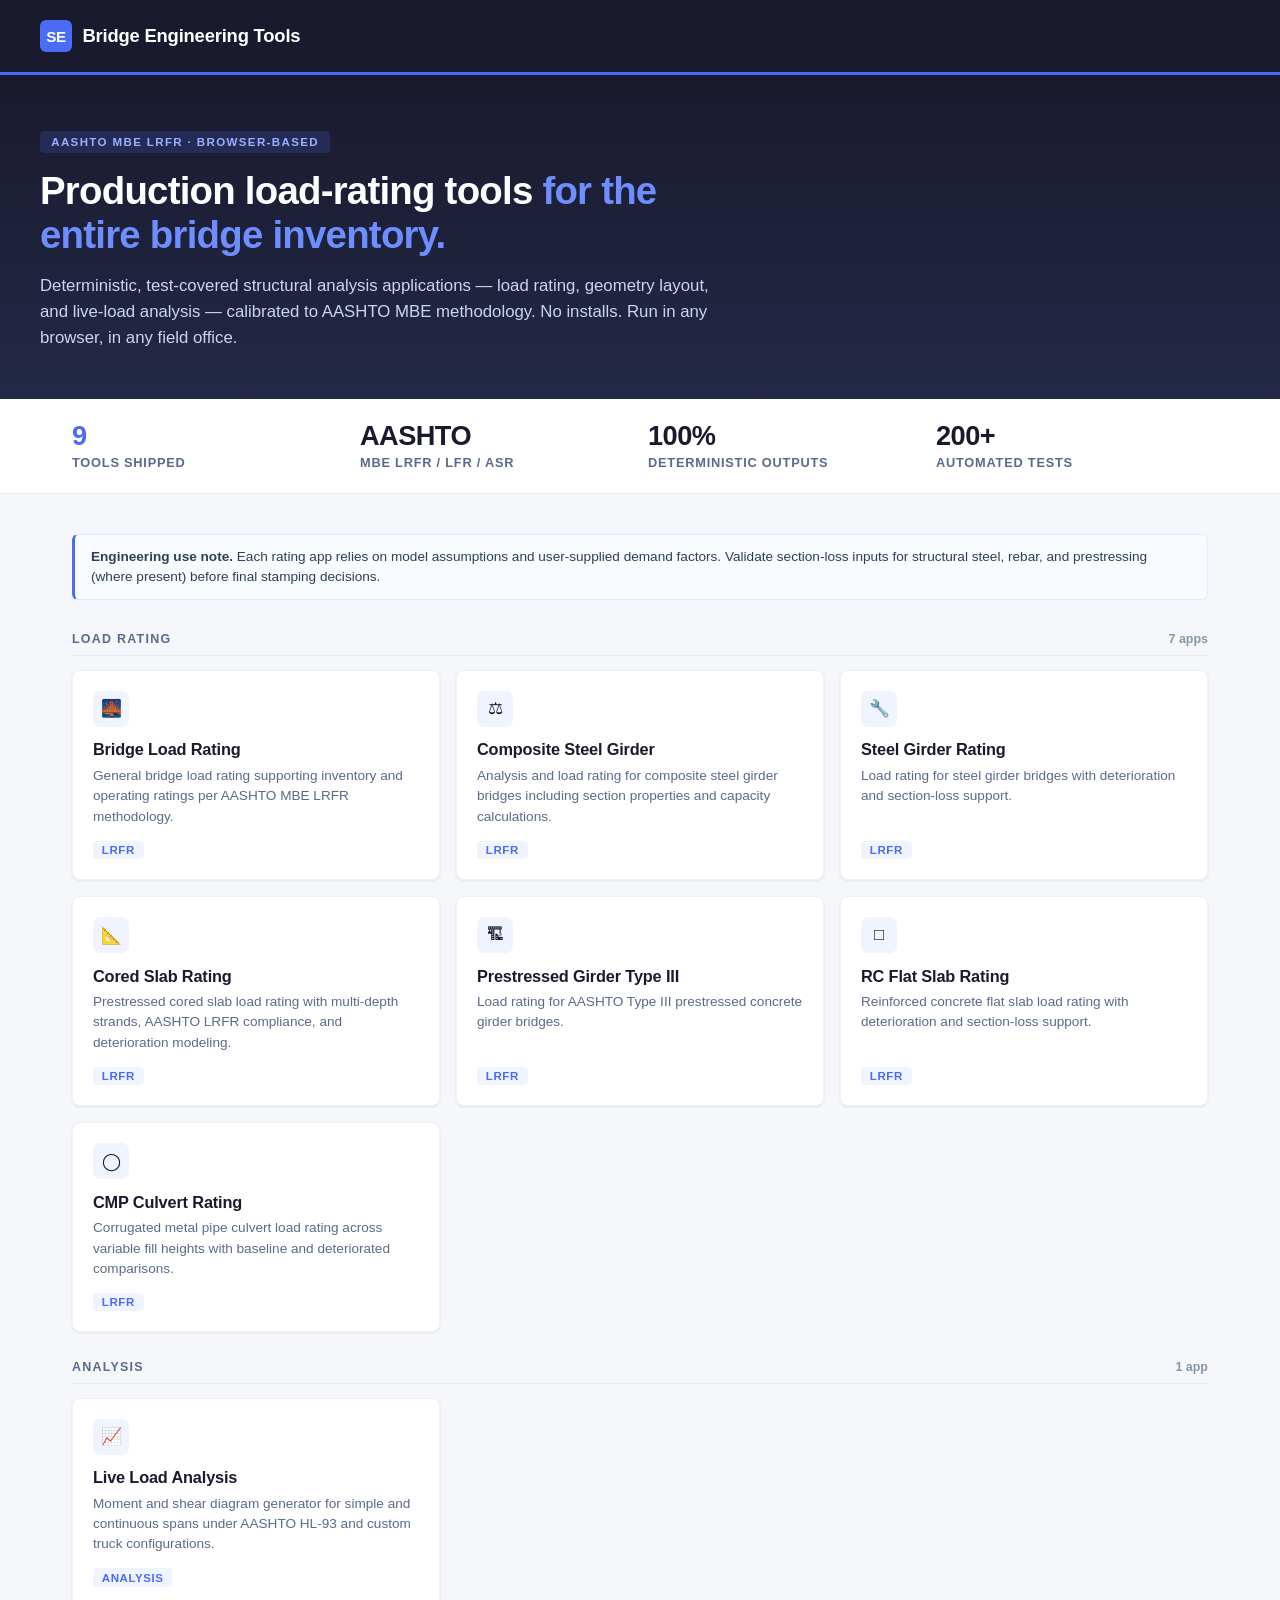
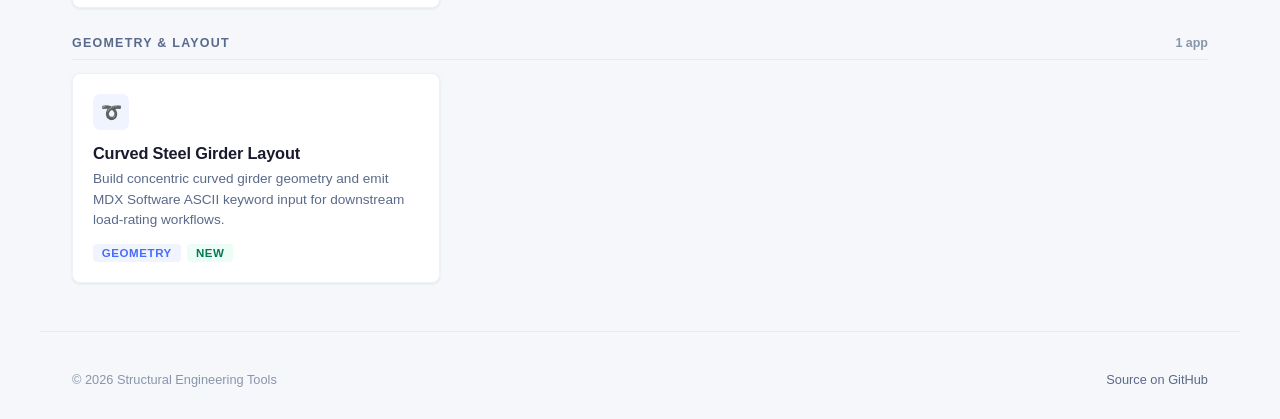
<file: index.html>
<!DOCTYPE html>
<html lang="en">
<head>
  <meta charset="UTF-8">
  <meta name="viewport" content="width=device-width, initial-scale=1.0">
  <title>Bridge Engineering Tools</title>
  <link rel="stylesheet" href="shared/ui/rating-ui-kit.css">
  <style>
    body { background: #f5f7fa; }

    header {
      background: #1a1a2e;
      padding: 1.25rem 2rem;
      border-bottom: 3px solid #4a6cf7;
    }
    header .brand-row {
      max-width: 1200px;
      margin: 0 auto;
      display: flex;
      align-items: center;
      gap: 0.65rem;
    }
    header .logo-mark {
      width: 32px;
      height: 32px;
      background: #4a6cf7;
      border-radius: 6px;
      display: grid;
      place-items: center;
      color: #fff;
      font-weight: 800;
      font-size: 0.95rem;
      letter-spacing: -0.02em;
    }
    header h1 {
      font-size: 1.15rem;
      font-weight: 700;
      letter-spacing: -0.01em;
    }

    .hero {
      background: linear-gradient(180deg, #1a1a2e 0%, #232846 100%);
      color: #fff;
      padding: 3.5rem 2rem 3rem;
    }
    .hero-inner {
      max-width: 1200px;
      margin: 0 auto;
    }
    .hero-eyebrow {
      display: inline-block;
      font-size: 0.72rem;
      text-transform: uppercase;
      letter-spacing: 0.12em;
      color: #9bb1ff;
      background: rgba(74, 108, 247, 0.18);
      padding: 0.3rem 0.7rem;
      border-radius: 4px;
      font-weight: 600;
      margin-bottom: 1rem;
    }
    .hero h2 {
      font-size: 2.4rem;
      font-weight: 800;
      line-height: 1.15;
      max-width: 720px;
      letter-spacing: -0.02em;
      margin-bottom: 1rem;
    }
    .hero h2 .accent { color: #6e8eff; }
    .hero p {
      font-size: 1.05rem;
      max-width: 680px;
      color: #cbd5f1;
      line-height: 1.55;
    }

    .stats-band {
      background: #fff;
      border-bottom: 1px solid #e8ecf1;
    }
    .stats-band-inner {
      max-width: 1200px;
      margin: 0 auto;
      display: grid;
      grid-template-columns: repeat(4, 1fr);
      padding: 1.4rem 2rem;
      gap: 1rem;
    }
    .stat .num {
      font-size: 1.7rem;
      font-weight: 800;
      color: #1a1a2e;
      letter-spacing: -0.02em;
      line-height: 1.1;
    }
    .stat .num .accent { color: #4a6cf7; }
    .stat .lbl {
      font-size: 0.8rem;
      color: #5a6a8a;
      text-transform: uppercase;
      letter-spacing: 0.06em;
      margin-top: 0.25rem;
      font-weight: 600;
    }

    main {
      display: block;
      grid-template-columns: none;
      max-width: 1200px;
      padding: 2.5rem 2rem 1rem;
    }

    .notice {
      background: #f8fbff;
      border: 1px solid #e1ebfa;
      border-left: 3px solid #4a6cf7;
      border-radius: 6px;
      padding: 0.75rem 1rem;
      margin-bottom: 2rem;
      font-size: 0.85rem;
      color: #2f3e55;
      line-height: 1.5;
    }

    .section-head {
      display: flex;
      align-items: baseline;
      justify-content: space-between;
      margin: 1.75rem 0 0.85rem;
      padding-bottom: 0.55rem;
      border-bottom: 1px solid #e8ecf1;
    }
    .section-head h3 {
      font-size: 0.78rem;
      text-transform: uppercase;
      letter-spacing: 0.1em;
      color: #5a6a8a;
      font-weight: 700;
    }
    .section-head .count {
      font-size: 0.78rem;
      color: #8896ab;
      font-weight: 600;
    }

    .tools-grid {
      display: grid;
      grid-template-columns: repeat(auto-fill, minmax(280px, 1fr));
      gap: 1rem;
    }
    .tool-card {
      position: relative;
      background: #fff;
      border-radius: 8px;
      padding: 1.25rem;
      box-shadow: 0 1px 3px rgba(0, 0, 0, 0.08);
      border: 1px solid #eef1f6;
      text-decoration: none;
      color: inherit;
      display: flex;
      flex-direction: column;
      transition: box-shadow 0.15s, transform 0.15s, border-color 0.15s;
    }
    .tool-card:hover {
      box-shadow: 0 8px 20px rgba(26, 26, 46, 0.10);
      transform: translateY(-2px);
      border-color: #c7d4f7;
    }
    .tool-card .icon {
      width: 36px;
      height: 36px;
      border-radius: 7px;
      background: #f0f4ff;
      display: grid;
      place-items: center;
      margin-bottom: 0.85rem;
      font-size: 1.05rem;
    }
    .tool-card h2 {
      font-size: 1.02rem;
      color: #1a1a2e;
      margin-bottom: 0.4rem;
      letter-spacing: -0.01em;
    }
    .tool-card p {
      font-size: 0.85rem;
      color: #5a6a8a;
      line-height: 1.5;
      flex: 1;
    }
    .tool-card .meta {
      display: flex;
      gap: 0.4rem;
      align-items: center;
      margin-top: 0.85rem;
      font-size: 0.72rem;
      text-transform: uppercase;
      letter-spacing: 0.05em;
      font-weight: 600;
    }
    .tool-card .tag {
      background: #f0f4ff;
      color: #4a6cf7;
      padding: 0.2rem 0.55rem;
      border-radius: 4px;
    }
    .tool-card .new-badge {
      background: #ecfdf5;
      color: #047857;
      padding: 0.2rem 0.55rem;
      border-radius: 4px;
    }

    footer {
      max-width: 1200px;
      margin: 0 auto;
      padding: 2.5rem 2rem 2rem;
      border-top: 1px solid #e8ecf1;
      margin-top: 2rem;
      display: flex;
      justify-content: space-between;
      align-items: center;
      font-size: 0.8rem;
      color: #8896ab;
    }
    footer .links a {
      color: #5a6a8a;
      text-decoration: none;
      margin-left: 1rem;
    }
    footer .links a:hover { color: #4a6cf7; }

    @media (max-width: 800px) {
      .hero h2 { font-size: 1.7rem; }
      .stats-band-inner { grid-template-columns: repeat(2, 1fr); }
      footer { flex-direction: column; gap: 0.5rem; align-items: flex-start; }
      main { padding: 1.5rem 1rem 1rem; }
    }
  </style>
</head>
<body>
  <header>
    <div class="brand-row">
      <div class="logo-mark">SE</div>
      <h1>Bridge Engineering Tools</h1>
    </div>
  </header>

  <section class="hero">
    <div class="hero-inner">
      <span class="hero-eyebrow">AASHTO MBE LRFR &middot; Browser-based</span>
      <h2>Production load-rating tools <span class="accent">for the entire bridge inventory.</span></h2>
      <p>Deterministic, test-covered structural analysis applications &mdash; load rating, geometry layout, and live-load analysis &mdash; calibrated to AASHTO MBE methodology. No installs. Run in any browser, in any field office.</p>
    </div>
  </section>

  <section class="stats-band">
    <div class="stats-band-inner">
      <div class="stat">
        <div class="num"><span class="accent">9</span></div>
        <div class="lbl">Tools shipped</div>
      </div>
      <div class="stat">
        <div class="num">AASHTO</div>
        <div class="lbl">MBE LRFR / LFR / ASR</div>
      </div>
      <div class="stat">
        <div class="num">100%</div>
        <div class="lbl">Deterministic outputs</div>
      </div>
      <div class="stat">
        <div class="num">200+</div>
        <div class="lbl">Automated tests</div>
      </div>
    </div>
  </section>

  <main>
    <div class="notice">
      <strong>Engineering use note.</strong> Each rating app relies on model assumptions and user-supplied demand factors. Validate section-loss inputs for structural steel, rebar, and prestressing (where present) before final stamping decisions.
    </div>

    <div class="section-head">
      <h3>Load Rating</h3>
      <span class="count">7 apps</span>
    </div>
    <div class="tools-grid">
      <a class="tool-card" href="apps/bridge-load-rating/index.html">
        <div class="icon">&#x1F309;</div>
        <h2>Bridge Load Rating</h2>
        <p>General bridge load rating supporting inventory and operating ratings per AASHTO MBE LRFR methodology.</p>
        <div class="meta"><span class="tag">LRFR</span></div>
      </a>
      <a class="tool-card" href="apps/composite-steel-girder/index.html">
        <div class="icon">&#x2696;</div>
        <h2>Composite Steel Girder</h2>
        <p>Analysis and load rating for composite steel girder bridges including section properties and capacity calculations.</p>
        <div class="meta"><span class="tag">LRFR</span></div>
      </a>
      <a class="tool-card" href="apps/steel-girder-rating/index.html">
        <div class="icon">&#x1F527;</div>
        <h2>Steel Girder Rating</h2>
        <p>Load rating for steel girder bridges with deterioration and section-loss support.</p>
        <div class="meta"><span class="tag">LRFR</span></div>
      </a>
      <a class="tool-card" href="apps/cored-slab-rating/index.html">
        <div class="icon">&#x1F4D0;</div>
        <h2>Cored Slab Rating</h2>
        <p>Prestressed cored slab load rating with multi-depth strands, AASHTO LRFR compliance, and deterioration modeling.</p>
        <div class="meta"><span class="tag">LRFR</span></div>
      </a>
      <a class="tool-card" href="apps/prestressed-girder-type3-rating/index.html">
        <div class="icon">&#x1F3D7;</div>
        <h2>Prestressed Girder Type III</h2>
        <p>Load rating for AASHTO Type III prestressed concrete girder bridges.</p>
        <div class="meta"><span class="tag">LRFR</span></div>
      </a>
      <a class="tool-card" href="apps/rc-flat-slab-rating/index.html">
        <div class="icon">&#x25A1;</div>
        <h2>RC Flat Slab Rating</h2>
        <p>Reinforced concrete flat slab load rating with deterioration and section-loss support.</p>
        <div class="meta"><span class="tag">LRFR</span></div>
      </a>
      <a class="tool-card" href="apps/cmp-culvert-rating/index.html">
        <div class="icon">&#x25EF;</div>
        <h2>CMP Culvert Rating</h2>
        <p>Corrugated metal pipe culvert load rating across variable fill heights with baseline and deteriorated comparisons.</p>
        <div class="meta"><span class="tag">LRFR</span></div>
      </a>
    </div>

    <div class="section-head">
      <h3>Analysis</h3>
      <span class="count">1 app</span>
    </div>
    <div class="tools-grid">
      <a class="tool-card" href="apps/bridge-live-load/index.html">
        <div class="icon">&#x1F4C8;</div>
        <h2>Live Load Analysis</h2>
        <p>Moment and shear diagram generator for simple and continuous spans under AASHTO HL-93 and custom truck configurations.</p>
        <div class="meta"><span class="tag">Analysis</span></div>
      </a>
    </div>

    <div class="section-head">
      <h3>Geometry &amp; Layout</h3>
      <span class="count">1 app</span>
    </div>
    <div class="tools-grid">
      <a class="tool-card" href="apps/curved-steel-girder-layout/index.html">
        <div class="icon">&#x27B0;</div>
        <h2>Curved Steel Girder Layout</h2>
        <p>Build concentric curved girder geometry and emit MDX Software ASCII keyword input for downstream load-rating workflows.</p>
        <div class="meta"><span class="tag">Geometry</span><span class="new-badge">New</span></div>
      </a>
    </div>
  </main>

  <footer>
    <div>&copy; 2026 Structural Engineering Tools</div>
    <div class="links">
      <a href="https://github.com/mwcraig71/AIEngineeringtools">Source on GitHub</a>
    </div>
  </footer>
</body>
</html>
</file>
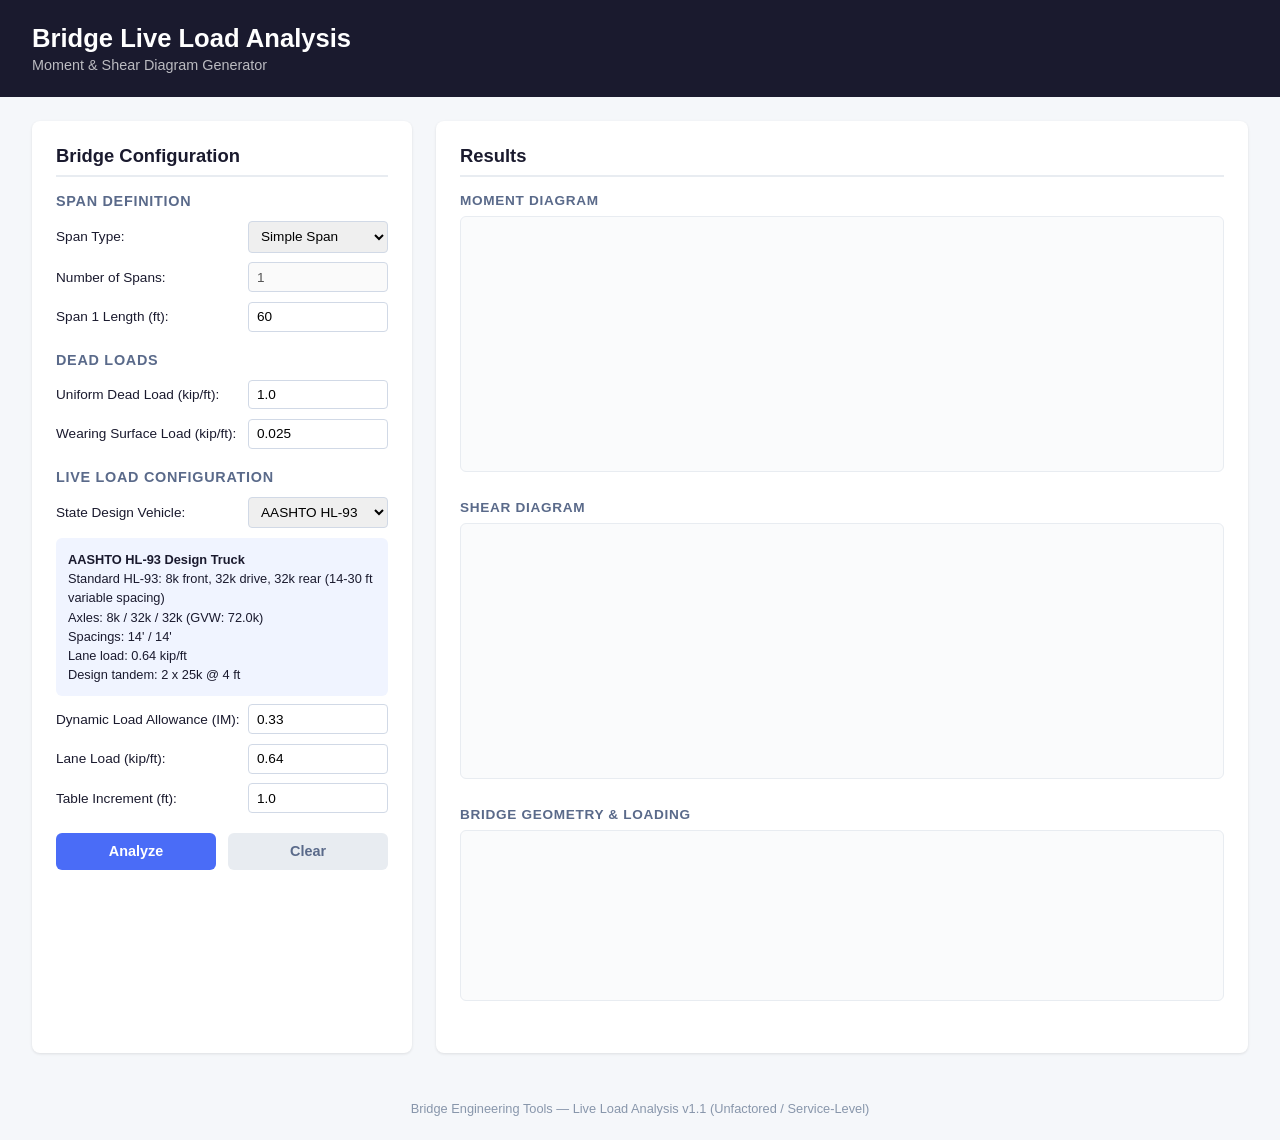
<file: apps/bridge-live-load/index.html>
<!DOCTYPE html>
<html lang="en">
<head>
  <meta charset="UTF-8">
  <meta name="viewport" content="width=device-width, initial-scale=1.0">
  <title>Bridge Live Load Analysis</title>
  <link rel="stylesheet" href="styles.css">
</head>
<body>
  <header>
    <h1>Bridge Live Load Analysis</h1>
    <p class="subtitle">Moment &amp; Shear Diagram Generator</p>
  </header>

  <main>
    <div class="panel input-panel">
      <h2>Bridge Configuration</h2>

      <section class="input-section">
        <h3>Span Definition</h3>
        <div class="form-row">
          <label for="spanType">Span Type:</label>
          <select id="spanType">
            <option value="simple">Simple Span</option>
            <option value="continuous">Continuous (Multi-Span)</option>
          </select>
        </div>
        <div class="form-row">
          <label for="numSpans">Number of Spans:</label>
          <input type="number" id="numSpans" value="1" min="1" max="10" step="1">
        </div>
        <div id="spanLengthsContainer">
          <div class="form-row span-length-row">
            <label>Span 1 Length (ft):</label>
            <input type="number" class="span-length" value="60" min="1" max="500" step="0.1">
          </div>
        </div>
      </section>

      <section class="input-section">
        <h3>Dead Loads</h3>
        <div class="form-row">
          <label for="deadLoad">Uniform Dead Load (kip/ft):</label>
          <input type="number" id="deadLoad" value="1.0" min="0" step="0.01">
        </div>
        <div class="form-row">
          <label for="wearingSurface">Wearing Surface Load (kip/ft):</label>
          <input type="number" id="wearingSurface" value="0.025" min="0" step="0.001">
        </div>
      </section>

      <section class="input-section">
        <h3>Live Load Configuration</h3>
        <div class="form-row">
          <label for="stateCode">State Design Vehicle:</label>
          <select id="stateCode">
            <optgroup label="Design Vehicles (HL-93)">
              <option value="AASHTO">AASHTO HL-93</option>
              <option value="NC">North Carolina (NCDOT) HL-93</option>
              <option value="SC">South Carolina (SCDOT) HL-93</option>
            </optgroup>
            <optgroup label="NC Legal Loads — Single Vehicle (Fig 6-147)">
              <option value="NC_SNSH">SNSH (N01) — 27K, 2-Axle</option>
              <option value="NC_SNGARBS2">SNGARBS2 (N02) — 40K, 2-Axle</option>
              <option value="NC_SNAGRIS2">SNAGRIS2 (N03) — 44K, 2-Axle</option>
              <option value="NC_SNCOTTS3">SNCOTTS3 (N04) — 54.5K, 3-Axle</option>
              <option value="NC_SNAGGRS4">SNAGGRS4 (N05) — 69.85K, 4-Axle</option>
              <option value="NC_SNS5A">SNS5A (N06) — 71.1K, 5-Axle</option>
              <option value="NC_SNS6A">SNS6A (N07) — 79.9K, 6-Axle</option>
              <option value="NC_SNS7B">SNS7B (N08) — 84K, 7-Axle</option>
            </optgroup>
            <optgroup label="NC Legal Loads — Tractor Semi-Trailer (Fig 6-147)">
              <option value="NC_TNAGRIT3">TNAGRIT3 (N09) — 66K, 3-Axle</option>
              <option value="NC_TNT4A">TNT4A (N10) — 66.15K, 4-Axle</option>
              <option value="NC_TNT6A">TNT6A (N11) — 83.2K, 6-Axle</option>
              <option value="NC_TNT7A">TNT7A (N12) — 84K, 7-Axle</option>
              <option value="NC_TNT7B">TNT7B (N13) — 84K, 7-Axle</option>
              <option value="NC_TNAGRIT4">TNAGRIT4 (N14) — 86K, 4-Axle</option>
              <option value="NC_TNAGT5A">TNAGT5A (N15) — 90K, 5-Axle</option>
              <option value="NC_TNAGT5B">TNAGT5B (N16) — 90K, 5-Axle</option>
            </optgroup>
            <optgroup label="NC Legal Loads — FAST Act Emergency Vehicles">
              <option value="NC_EV2">EV2 — 57.5K, 2-Axle</option>
              <option value="NC_EV3">EV3 — 86K, 3-Axle</option>
            </optgroup>
            <optgroup label="NC Interstate Legal Loads — Single Vehicle (Fig 6-146)">
              <option value="NC_I_SH">SH (IO1) — 25K, 2-Axle</option>
              <option value="NC_I_S3C">S3C (IO2) — 43K, 3-Axle</option>
              <option value="NC_I_S3A">S3A (IO3) — 45.5K, 3-Axle</option>
              <option value="NC_I_S4A">S4A (IO4) — 53.5K, 4-Axle</option>
              <option value="NC_I_S5A">S5A (IO5) — 61K, 5-Axle</option>
              <option value="NC_I_S6A">S6A (IO6) — 69K, 6-Axle</option>
              <option value="NC_I_S7B">S7B (IO7) — 77K, 7-Axle</option>
              <option value="NC_I_S7A">S7A (IO8) — 80K, 7-Axle</option>
            </optgroup>
            <optgroup label="NC Interstate Legal Loads — Tractor Semi-Trailer (Fig 6-146)">
              <option value="NC_I_T4A">T4A (IO9) — 56.5K, 4-Axle</option>
              <option value="NC_I_T5B">T5B (I10) — 64K, 5-Axle</option>
              <option value="NC_I_T6A">T6A (I11) — 72K, 6-Axle</option>
              <option value="NC_I_T7A">T7A (I12) — 80K, 7-Axle</option>
              <option value="NC_I_T7B">T7B (I13) — 80K, 7-Axle</option>
            </optgroup>
          </select>
        </div>
        <div id="truckInfo" class="truck-info"></div>
        <div class="form-row">
          <label for="impactFactor">Dynamic Load Allowance (IM):</label>
          <input type="number" id="impactFactor" value="0.33" min="0" max="1" step="0.01">
        </div>
        <div class="form-row">
          <label for="laneLoad">Lane Load (kip/ft):</label>
          <input type="number" id="laneLoad" value="0.64" min="0" step="0.01">
        </div>
        <div class="form-row">
          <label for="tableIncrement">Table Increment (ft):</label>
          <input type="number" id="tableIncrement" value="1.0" min="0.1" step="0.1">
        </div>
      </section>

      <div class="actions">
        <button id="analyzeBtn" onclick="runAnalysis()">Analyze</button>
        <button id="clearBtn" onclick="clearResults()">Clear</button>
      </div>
    </div>

    <div class="panel results-panel">
      <h2>Results</h2>
      <div id="summaryBox" class="summary-box hidden"></div>
      <div id="tableBox" class="summary-box hidden"></div>
      <div class="diagram-container">
        <h3>Moment Diagram</h3>
        <canvas id="momentCanvas" width="900" height="300"></canvas>
      </div>
      <div class="diagram-container">
        <h3>Shear Diagram</h3>
        <canvas id="shearCanvas" width="900" height="300"></canvas>
      </div>
      <div class="diagram-container">
        <h3>Bridge Geometry &amp; Loading</h3>
        <canvas id="bridgeCanvas" width="900" height="200"></canvas>
      </div>
    </div>
  </main>

  <footer>
    <p>Bridge Engineering Tools &mdash; Live Load Analysis v1.1 (Unfactored / Service-Level)</p>
  </footer>

  <script src="trucks.js"></script>
  <script src="analysis.js"></script>
  <script src="diagrams.js"></script>
  <script src="app.js"></script>
</body>
</html>
</file>
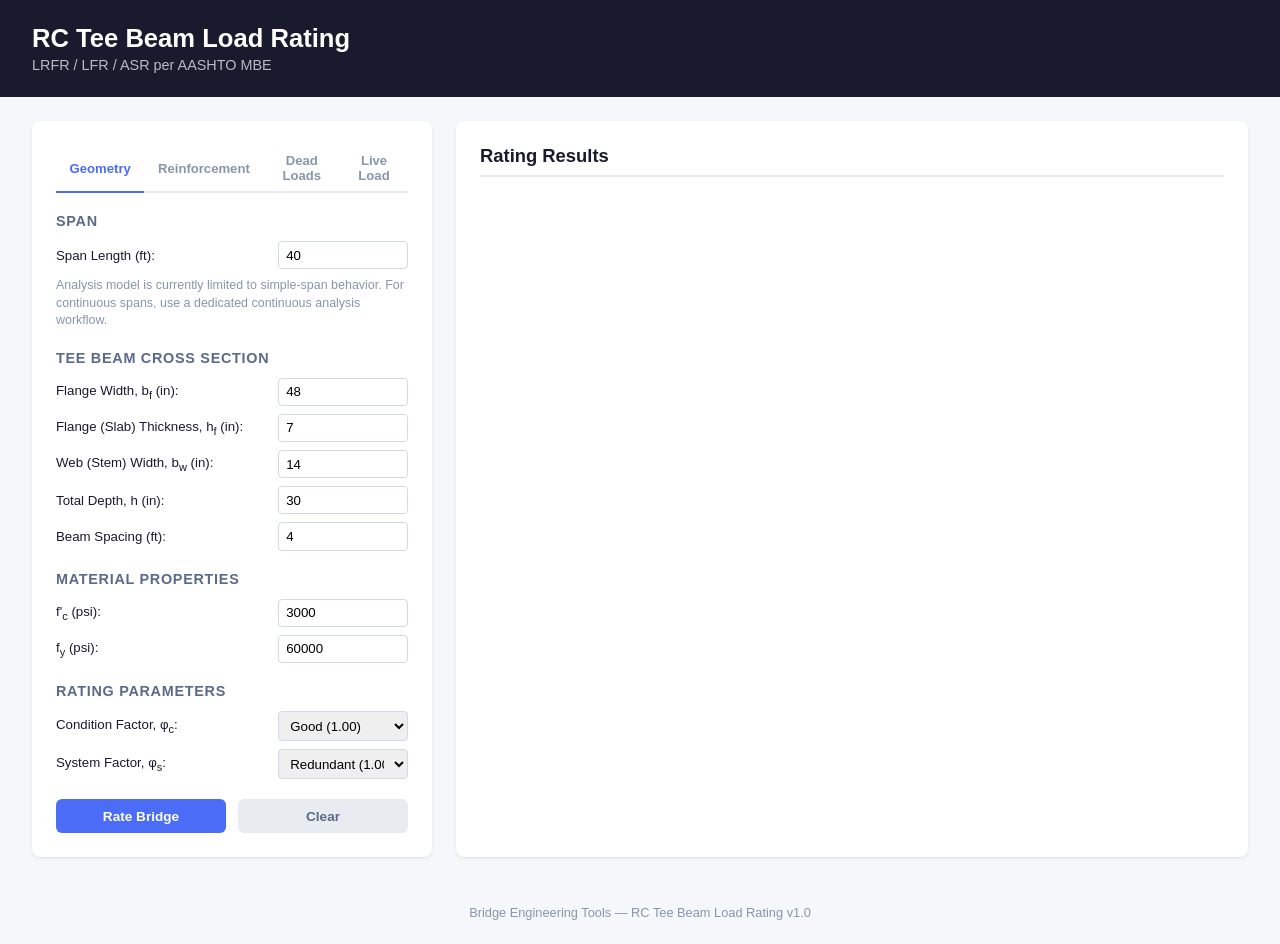
<file: apps/bridge-load-rating/index.html>
<!DOCTYPE html>
<html lang="en">
<head>
  <meta charset="UTF-8">
  <meta name="viewport" content="width=device-width, initial-scale=1.0">
  <title>RC Tee Beam Load Rating</title>
  <link rel="stylesheet" href="styles.css">
</head>
<body>
  <header>
    <h1>RC Tee Beam Load Rating</h1>
    <p class="subtitle">LRFR / LFR / ASR per AASHTO MBE</p>
  </header>

  <main>
    <div class="panel input-panel">
      <div class="tabs">
        <button class="tab active" data-tab="geometry">Geometry</button>
        <button class="tab" data-tab="reinforcement">Reinforcement</button>
        <button class="tab" data-tab="deadloads">Dead Loads</button>
        <button class="tab" data-tab="liveload">Live Load</button>
      </div>

      <!-- Geometry Tab -->
      <div class="tab-content active" id="tab-geometry">
        <section class="input-section">
          <h3>Span</h3>
          <div class="form-row">
            <label for="spanLength">Span Length (ft):</label>
            <input type="number" id="spanLength" value="40" min="5" max="200" step="0.5">
          </div>
          <p class="help-text">Analysis model is currently limited to simple-span behavior. For continuous spans, use a dedicated continuous analysis workflow.</p>
        </section>
        <section class="input-section">
          <h3>Tee Beam Cross Section</h3>
          <div class="form-row">
            <label for="flangeWidth">Flange Width, b<sub>f</sub> (in):</label>
            <input type="number" id="flangeWidth" value="48" min="6" max="120" step="0.5">
          </div>
          <div class="form-row">
            <label for="flangeThickness">Flange (Slab) Thickness, h<sub>f</sub> (in):</label>
            <input type="number" id="flangeThickness" value="7" min="3" max="24" step="0.25">
          </div>
          <div class="form-row">
            <label for="webWidth">Web (Stem) Width, b<sub>w</sub> (in):</label>
            <input type="number" id="webWidth" value="14" min="6" max="48" step="0.5">
          </div>
          <div class="form-row">
            <label for="totalDepth">Total Depth, h (in):</label>
            <input type="number" id="totalDepth" value="30" min="8" max="96" step="0.5">
          </div>
          <div class="form-row">
            <label for="beamSpacing">Beam Spacing (ft):</label>
            <input type="number" id="beamSpacing" value="4" min="1" max="16" step="0.25">
          </div>
        </section>
        <section class="input-section">
          <h3>Material Properties</h3>
          <div class="form-row">
            <label for="fc">f'<sub>c</sub> (psi):</label>
            <input type="number" id="fc" value="3000" min="2000" max="10000" step="100">
          </div>
          <div class="form-row">
            <label for="fy">f<sub>y</sub> (psi):</label>
            <input type="number" id="fy" value="60000" min="33000" max="100000" step="1000">
          </div>
        </section>
        <section class="input-section">
          <h3>Rating Parameters</h3>
          <div class="form-row">
            <label for="conditionFactor">Condition Factor, &phi;<sub>c</sub>:</label>
            <select id="conditionFactor">
              <option value="1.00">Good (1.00)</option>
              <option value="0.95">Fair (0.95)</option>
              <option value="0.85">Poor (0.85)</option>
            </select>
          </div>
          <div class="form-row">
            <label for="systemFactor">System Factor, &phi;<sub>s</sub>:</label>
            <select id="systemFactor">
              <option value="1.00">Redundant (1.00)</option>
              <option value="0.85">Non-redundant (0.85)</option>
            </select>
          </div>
        </section>
      </div>

      <!-- Reinforcement Tab -->
      <div class="tab-content" id="tab-reinforcement">
        <section class="input-section">
          <h3>Flexural Reinforcement Layers</h3>
          <p class="help-text">Define rebar layers from bottom of beam. Depth measured from top of section (compression face).</p>
          <div id="rebarLayersContainer">
            <div class="rebar-layer" data-layer="0">
              <div class="layer-header">Layer 1</div>
              <div class="form-row">
                <label>Bar Size:</label>
                <select class="rebar-size">
                  <option value="3">#3</option>
                  <option value="4">#4</option>
                  <option value="5">#5</option>
                  <option value="6">#6</option>
                  <option value="7">#7</option>
                  <option value="8" selected>#8</option>
                  <option value="9">#9</option>
                  <option value="10">#10</option>
                  <option value="11">#11</option>
                  <option value="14">#14</option>
                  <option value="18">#18</option>
                </select>
              </div>
              <div class="form-row">
                <label>Number of Bars:</label>
                <input type="number" class="rebar-count" value="4" min="1" max="20" step="1">
              </div>
              <div class="form-row">
                <label>Depth to C.G., d (in):</label>
                <input type="number" class="rebar-depth" value="27" min="1" max="96" step="0.25">
              </div>
              <div class="form-row">
                <label>Section Loss (%):</label>
                <input type="number" class="rebar-loss" value="0" min="0" max="100" step="1">
              </div>
            </div>
          </div>
          <div class="actions" style="margin-top: 0.75rem;">
            <button id="addLayerBtn" onclick="addRebarLayer()">+ Add Layer</button>
            <button id="removeLayerBtn" onclick="removeRebarLayer()">- Remove Layer</button>
          </div>
        </section>

        <section class="input-section">
          <h3>Shear Reinforcement</h3>
          <div class="form-row">
            <label for="stirrupSize">Stirrup Bar Size:</label>
            <select id="stirrupSize">
              <option value="3">#3</option>
              <option value="4" selected>#4</option>
              <option value="5">#5</option>
              <option value="6">#6</option>
            </select>
          </div>
          <div class="form-row">
            <label for="stirrupLegs">Number of Legs:</label>
            <input type="number" id="stirrupLegs" value="2" min="1" max="6" step="1">
          </div>
          <div class="form-row">
            <label for="stirrupSpacing">Spacing, s (in):</label>
            <input type="number" id="stirrupSpacing" value="12" min="2" max="48" step="0.5">
          </div>
          <div class="form-row">
            <label for="stirrupLoss">Stirrup Section Loss (%):</label>
            <input type="number" id="stirrupLoss" value="0" min="0" max="100" step="1">
          </div>
        </section>
      </div>

      <!-- Dead Loads Tab -->
      <div class="tab-content" id="tab-deadloads">
        <section class="input-section">
          <h3>Dead Load Components (DC)</h3>
          <div class="form-row">
            <label for="dcSelfWeight">Self-Weight (auto-computed):</label>
            <span id="dcSelfWeight" class="computed-val">--</span>
          </div>
          <div class="form-row">
            <label for="dcAdditional">Additional DC (kip/ft):</label>
            <input type="number" id="dcAdditional" value="0" min="0" step="0.01">
          </div>
        </section>
        <section class="input-section">
          <h3>Wearing Surface (DW)</h3>
          <div class="form-row">
            <label for="dwThickness">Wearing Surface Thickness (in):</label>
            <input type="number" id="dwThickness" value="2" min="0" max="6" step="0.25">
          </div>
          <div class="form-row">
            <label for="dwUnitWeight">Unit Weight (pcf):</label>
            <input type="number" id="dwUnitWeight" value="140" min="100" max="160" step="5">
          </div>
          <div class="form-row">
            <label for="dwComputed">DW (auto-computed):</label>
            <span id="dwComputed" class="computed-val">--</span>
          </div>
        </section>
        <section class="input-section">
          <h3>Concrete Unit Weight</h3>
          <div class="form-row">
            <label for="concUnitWeight">Unit Weight (pcf):</label>
            <input type="number" id="concUnitWeight" value="150" min="100" max="160" step="5">
          </div>
        </section>
      </div>

      <!-- Live Load Tab -->
      <div class="tab-content" id="tab-liveload">
        <section class="input-section">
          <h3>Live Load Configuration</h3>
          <div class="form-row">
            <label for="stateCode">Design Vehicle:</label>
            <select id="stateCode">
              <option value="AASHTO">AASHTO HL-93</option>
              <option value="NC">North Carolina (NCDOT)</option>
              <option value="SC">South Carolina (SCDOT)</option>
            </select>
          </div>
          <div id="truckInfo" class="truck-info"></div>
          <div class="form-row">
            <label for="impactFactor">Dynamic Load Allowance (IM):</label>
            <input type="number" id="impactFactor" value="0.33" min="0" max="1" step="0.01">
          </div>
          <div class="form-row">
            <label for="laneLoad">Lane Load (kip/ft):</label>
            <input type="number" id="laneLoad" value="0.64" min="0" step="0.01">
          </div>
          <div class="form-row">
            <label for="distFactor">Distribution Factor (g):</label>
            <input type="number" id="distFactor" value="0.6" min="0.1" max="2" step="0.01">
          </div>
          <div class="form-row">
            <label for="legalGammaLL">LRFR Legal Load &gamma;<sub>LL</sub>:</label>
            <input type="number" id="legalGammaLL" value="1.80" min="1.30" max="1.80" step="0.05">
            <span class="help-text" style="font-size:0.8em; margin-left:0.5em;">MBE Table 6A.4.5.4.2a-1 (1.80 = ADTT &gt; 5000)</span>
          </div>
        </section>
        <section class="input-section">
          <h3>Rating Methods</h3>
          <div class="form-row">
            <label><input type="checkbox" id="doLRFR" checked> LRFR</label>
          </div>
          <div class="form-row">
            <label><input type="checkbox" id="doLFR" checked> LFR</label>
          </div>
          <div class="form-row">
            <label><input type="checkbox" id="doASR" checked> ASR</label>
          </div>
        </section>
      </div>

      <div class="actions">
        <button id="rateBtn" onclick="runRating()">Rate Bridge</button>
        <button id="clearBtn" onclick="clearResults()">Clear</button>
      </div>
    </div>

    <div class="panel results-panel">
      <h2>Rating Results</h2>
      <div id="summaryBox" class="summary-box hidden"></div>
      <div id="resultsContainer"></div>
    </div>
  </main>

  <footer>
    <p>Bridge Engineering Tools &mdash; RC Tee Beam Load Rating v1.0</p>
  </footer>

  <script src="../bridge-live-load/trucks.js"></script>
  <script src="../bridge-live-load/analysis.js"></script>
  <script src="rating-engine.js"></script>
  <script src="app.js"></script>
</body>
</html>
</file>
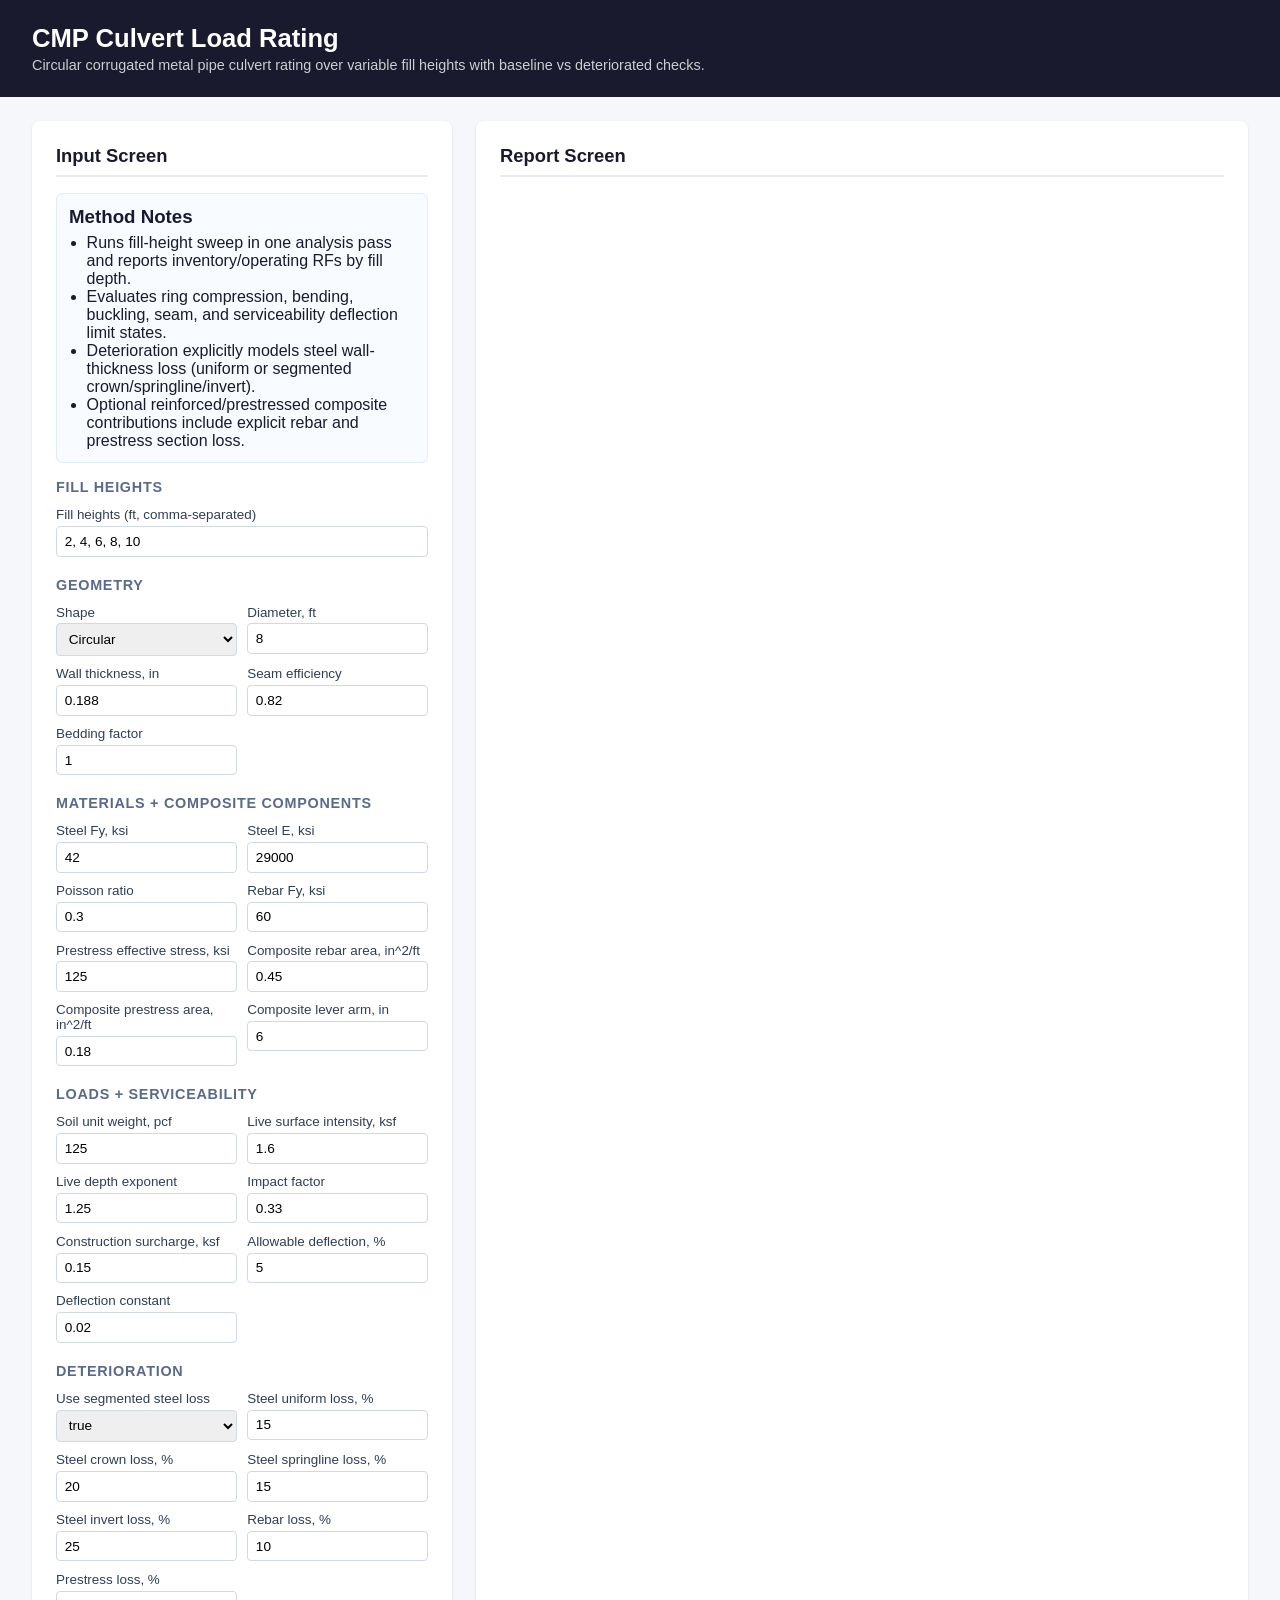
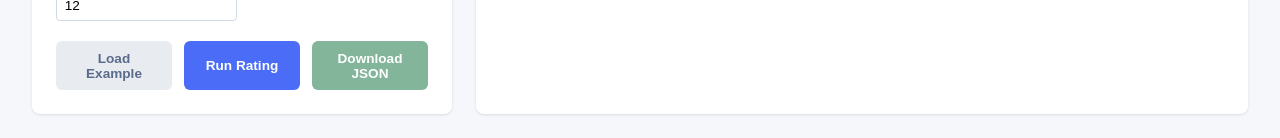
<file: apps/cmp-culvert-rating/index.html>
<!doctype html>
<html lang="en">
<head>
  <meta charset="utf-8" />
  <meta name="viewport" content="width=device-width, initial-scale=1" />
  <title>CMP Culvert Load Rating</title>
  <link rel="stylesheet" href="../../shared/ui/rating-ui-kit.css" />
  <link rel="stylesheet" href="styles.css" />
</head>
<body>
  <header>
    <h1>CMP Culvert Load Rating</h1>
    <p class="subtitle">Circular corrugated metal pipe culvert rating over variable fill heights with baseline vs deteriorated checks.</p>
  </header>

  <main>
    <div class="panel input-panel">
      <h2>Input Screen</h2>
      <section class="notes">
        <h3>Method Notes</h3>
        <ul>
          <li>Runs fill-height sweep in one analysis pass and reports inventory/operating RFs by fill depth.</li>
          <li>Evaluates ring compression, bending, buckling, seam, and serviceability deflection limit states.</li>
          <li>Deterioration explicitly models steel wall-thickness loss (uniform or segmented crown/springline/invert).</li>
          <li>Optional reinforced/prestressed composite contributions include explicit rebar and prestress section loss.</li>
        </ul>
      </section>

      <form id="ratingForm">
        <section class="input-section">
          <h3>Fill Heights</h3>
          <label>Fill heights (ft, comma-separated)
            <input id="fillHeightsFt" type="text" />
          </label>
        </section>

        <section class="input-section">
          <h3>Geometry</h3>
          <div class="grid">
            <label>Shape
              <select id="shape">
                <option value="circular">Circular</option>
              </select>
            </label>
            <label>Diameter, ft <input id="diameterFt" type="number" step="0.01" /></label>
            <label>Wall thickness, in <input id="wallThicknessIn" type="number" step="0.001" /></label>
            <label>Seam efficiency <input id="seamEfficiency" type="number" step="0.01" /></label>
            <label>Bedding factor <input id="beddingFactor" type="number" step="0.01" /></label>
          </div>
        </section>

        <section class="input-section">
          <h3>Materials + Composite Components</h3>
          <div class="grid">
            <label>Steel Fy, ksi <input id="steelFyKsi" type="number" step="0.1" /></label>
            <label>Steel E, ksi <input id="steelEKsi" type="number" step="1" /></label>
            <label>Poisson ratio <input id="poisson" type="number" step="0.01" /></label>
            <label>Rebar Fy, ksi <input id="rebarFyKsi" type="number" step="0.1" /></label>
            <label>Prestress effective stress, ksi <input id="prestressEffectiveStressKsi" type="number" step="0.1" /></label>
            <label>Composite rebar area, in^2/ft <input id="rebarAreaIn2PerFt" type="number" step="0.001" /></label>
            <label>Composite prestress area, in^2/ft <input id="prestressAreaIn2PerFt" type="number" step="0.001" /></label>
            <label>Composite lever arm, in <input id="leverArmIn" type="number" step="0.1" /></label>
          </div>
        </section>

        <section class="input-section">
          <h3>Loads + Serviceability</h3>
          <div class="grid">
            <label>Soil unit weight, pcf <input id="soilUnitWeightPcf" type="number" step="1" /></label>
            <label>Live surface intensity, ksf <input id="liveSurfaceIntensityKsf" type="number" step="0.01" /></label>
            <label>Live depth exponent <input id="liveDepthExponent" type="number" step="0.01" /></label>
            <label>Impact factor <input id="impactFactor" type="number" step="0.01" /></label>
            <label>Construction surcharge, ksf <input id="constructionSurchargeKsf" type="number" step="0.01" /></label>
            <label>Allowable deflection, % <input id="allowableDeflectionPercent" type="number" step="0.1" /></label>
            <label>Deflection constant <input id="deflectionConstant" type="number" step="0.001" /></label>
          </div>
        </section>

        <section class="input-section">
          <h3>Deterioration</h3>
          <div class="grid">
            <label>Use segmented steel loss
              <select id="useSegmentedLoss">
                <option value="true">true</option>
                <option value="false">false</option>
              </select>
            </label>
            <label>Steel uniform loss, % <input id="uniformLossPercent" type="number" step="0.1" /></label>
            <label>Steel crown loss, % <input id="crownLossPercent" type="number" step="0.1" /></label>
            <label>Steel springline loss, % <input id="springlineLossPercent" type="number" step="0.1" /></label>
            <label>Steel invert loss, % <input id="invertLossPercent" type="number" step="0.1" /></label>
            <label>Rebar loss, % <input id="rebarLossPercent" type="number" step="0.1" /></label>
            <label>Prestress loss, % <input id="prestressLossPercent" type="number" step="0.1" /></label>
          </div>
        </section>

        <div class="actions">
          <button type="button" id="btnDefaults">Load Example</button>
          <button type="submit" id="rateBtn">Run Rating</button>
          <button type="button" id="btnDownload" disabled>Download JSON</button>
        </div>
      </form>
    </div>

    <div class="panel results-panel">
      <h2>Report Screen</h2>
      <section id="output" class="report-host"></section>
    </div>
  </main>

  <script src="rating-engine.js"></script>
  <script src="app.js"></script>
</body>
</html>
</file>
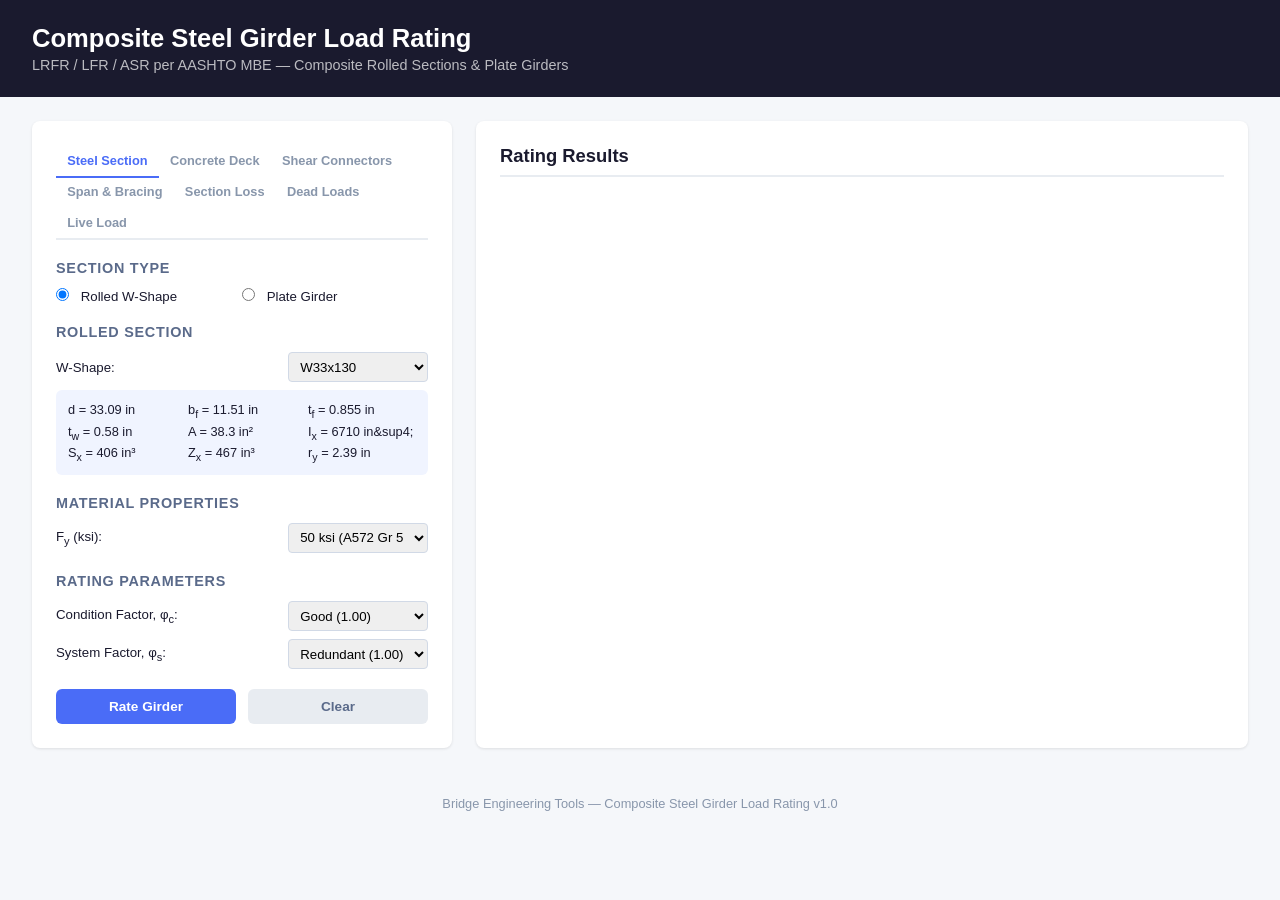
<file: apps/composite-steel-girder/index.html>
<!DOCTYPE html>
<html lang="en">
<head>
  <meta charset="UTF-8">
  <meta name="viewport" content="width=device-width, initial-scale=1.0">
  <title>Composite Steel Girder Load Rating</title>
  <link rel="stylesheet" href="styles.css">
</head>
<body>
  <header>
    <h1>Composite Steel Girder Load Rating</h1>
    <p class="subtitle">LRFR / LFR / ASR per AASHTO MBE &mdash; Composite Rolled Sections &amp; Plate Girders</p>
  </header>

  <main>
    <div class="panel input-panel">
      <div class="tabs">
        <button class="tab active" data-tab="section">Steel Section</button>
        <button class="tab" data-tab="deck">Concrete Deck</button>
        <button class="tab" data-tab="connectors">Shear Connectors</button>
        <button class="tab" data-tab="geometry">Span &amp; Bracing</button>
        <button class="tab" data-tab="sectionloss">Section Loss</button>
        <button class="tab" data-tab="deadloads">Dead Loads</button>
        <button class="tab" data-tab="liveload">Live Load</button>
      </div>

      <!-- Steel Section Tab -->
      <div class="tab-content active" id="tab-section">
        <section class="input-section">
          <h3>Section Type</h3>
          <div class="form-row">
            <label>
              <input type="radio" name="sectionType" value="rolled" checked> Rolled W-Shape
            </label>
            <label>
              <input type="radio" name="sectionType" value="plate"> Plate Girder
            </label>
          </div>
        </section>

        <!-- Rolled Section -->
        <section class="input-section" id="rolledSection">
          <h3>Rolled Section</h3>
          <div class="form-row">
            <label for="wShape">W-Shape:</label>
            <select id="wShape"></select>
          </div>
          <div id="rolledProps" class="section-props-display"></div>
        </section>

        <!-- Plate Girder -->
        <section class="input-section hidden" id="plateSection">
          <h3>Plate Girder Dimensions</h3>
          <div class="form-row">
            <label for="pgWebDepth">Web Depth, D (in):</label>
            <input type="number" id="pgWebDepth" value="36" min="6" max="120" step="0.125">
          </div>
          <div class="form-row">
            <label for="pgWebThick">Web Thickness, t<sub>w</sub> (in):</label>
            <input type="number" id="pgWebThick" value="0.5" min="0.1875" max="2" step="0.0625">
          </div>
          <div class="sub-header">Compression Flange (Top)</div>
          <div class="form-row">
            <label for="pgTopFlangeW">Width, b<sub>fc</sub> (in):</label>
            <input type="number" id="pgTopFlangeW" value="14" min="4" max="40" step="0.125">
          </div>
          <div class="form-row">
            <label for="pgTopFlangeT">Thickness, t<sub>fc</sub> (in):</label>
            <input type="number" id="pgTopFlangeT" value="1.0" min="0.25" max="4" step="0.0625">
          </div>
          <div class="sub-header">Tension Flange (Bottom)</div>
          <div class="form-row">
            <label for="pgBotFlangeW">Width, b<sub>ft</sub> (in):</label>
            <input type="number" id="pgBotFlangeW" value="14" min="4" max="40" step="0.125">
          </div>
          <div class="form-row">
            <label for="pgBotFlangeT">Thickness, t<sub>ft</sub> (in):</label>
            <input type="number" id="pgBotFlangeT" value="1.0" min="0.25" max="4" step="0.0625">
          </div>
        </section>

        <section class="input-section">
          <h3>Material Properties</h3>
          <div class="form-row">
            <label for="fy">F<sub>y</sub> (ksi):</label>
            <select id="fy">
              <option value="36">36 ksi (A36)</option>
              <option value="50" selected>50 ksi (A572 Gr 50 / A709 Gr 50)</option>
              <option value="70">70 ksi (A709 Gr 70W)</option>
              <option value="100">100 ksi (A514 / A709 Gr 100)</option>
            </select>
          </div>
        </section>

        <section class="input-section">
          <h3>Rating Parameters</h3>
          <div class="form-row">
            <label for="conditionFactor">Condition Factor, &phi;<sub>c</sub>:</label>
            <select id="conditionFactor">
              <option value="1.00">Good (1.00)</option>
              <option value="0.95">Fair (0.95)</option>
              <option value="0.85">Poor (0.85)</option>
            </select>
          </div>
          <div class="form-row">
            <label for="systemFactor">System Factor, &phi;<sub>s</sub>:</label>
            <select id="systemFactor">
              <option value="1.00">Redundant (1.00)</option>
              <option value="0.85">Non-redundant (0.85)</option>
            </select>
          </div>
        </section>
      </div>

      <!-- Concrete Deck Tab -->
      <div class="tab-content" id="tab-deck">
        <section class="input-section">
          <h3>Concrete Slab</h3>
          <div class="form-row">
            <label for="slabThickness">Structural Slab Thickness, t<sub>s</sub> (in):</label>
            <input type="number" id="slabThickness" value="8.0" min="4" max="16" step="0.25">
          </div>
          <div class="form-row">
            <label for="concreteFc">f'<sub>c</sub> (ksi):</label>
            <select id="concreteFc">
              <option value="3.0">3.0 ksi</option>
              <option value="3.5">3.5 ksi</option>
              <option value="4.0" selected>4.0 ksi</option>
              <option value="4.5">4.5 ksi</option>
              <option value="5.0">5.0 ksi</option>
              <option value="6.0">6.0 ksi</option>
            </select>
          </div>
          <div class="form-row">
            <label for="haunchDepth">Haunch Depth (in):</label>
            <input type="number" id="haunchDepth" value="2.0" min="0" max="12" step="0.25">
          </div>
        </section>

        <section class="input-section">
          <h3>Effective Flange Width</h3>
          <div class="form-row">
            <label for="girderSpacing">Girder Spacing (in):</label>
            <input type="number" id="girderSpacing" value="96" min="0" max="240" step="1">
          </div>
          <div class="form-row">
            <label for="beffOverride">Manual Override, b<sub>eff</sub> (in):</label>
            <input type="number" id="beffOverride" value="0" min="0" max="300" step="0.5">
          </div>
          <p class="help-text">Set manual override to 0 to auto-compute per AASHTO LRFD 4.6.2.6.</p>
          <div class="form-row">
            <label>Computed b<sub>eff</sub>:</label>
            <span id="beffDisplay" class="computed-val">--</span>
          </div>
        </section>

        <section class="input-section">
          <h3>Composite Section Properties</h3>
          <div class="form-row">
            <label>Modular ratio, n:</label>
            <span id="nDisplay" class="computed-val">--</span>
          </div>
          <div class="form-row">
            <label>E<sub>c</sub>:</label>
            <span id="ecDisplay" class="computed-val">--</span>
          </div>
        </section>
      </div>

      <!-- Shear Connectors Tab -->
      <div class="tab-content" id="tab-connectors">
        <section class="input-section">
          <h3>Headed Stud Shear Connectors</h3>
          <div class="form-row">
            <label for="studDiameter">Stud Diameter (in):</label>
            <select id="studDiameter">
              <option value="0.625">5/8 in</option>
              <option value="0.75" selected>3/4 in</option>
              <option value="0.875">7/8 in</option>
            </select>
          </div>
          <div class="form-row">
            <label for="studFu">Stud F<sub>u</sub> (ksi):</label>
            <input type="number" id="studFu" value="60" min="50" max="80" step="1">
          </div>
          <div class="form-row">
            <label for="studsPerRow">Studs per Row:</label>
            <select id="studsPerRow">
              <option value="1">1</option>
              <option value="2" selected>2</option>
              <option value="3">3</option>
              <option value="4">4</option>
            </select>
          </div>
          <p class="help-text">Connector demand is computed per AASHTO 6.10.10.4.</p>
        </section>
      </div>

      <!-- Span & Bracing Tab -->
      <div class="tab-content" id="tab-geometry">
        <section class="input-section">
          <h3>Span</h3>
          <div class="form-row">
            <label for="spanLength">Span Length (ft):</label>
            <input type="number" id="spanLength" value="60" min="10" max="300" step="0.5">
          </div>
          <p class="help-text">Analysis model is currently limited to simple-span behavior. For continuous spans, use a dedicated continuous analysis workflow.</p>
        </section>
        <section class="input-section">
          <h3>Lateral Bracing</h3>
          <div class="form-row">
            <label for="unbracedLength">Unbraced Length, L<sub>b</sub> (ft):</label>
            <input type="number" id="unbracedLength" value="20" min="1" max="200" step="0.5">
          </div>
          <div class="form-row">
            <label for="cbFactor">Moment Gradient, C<sub>b</sub>:</label>
            <input type="number" id="cbFactor" value="1.0" min="1.0" max="3.0" step="0.01">
          </div>
          <p class="help-text">For composite sections in positive moment, the deck provides continuous bracing for the top flange. L<sub>b</sub> is typically governed by cross-frame spacing.</p>
        </section>
        <section class="input-section">
          <h3>Transverse Stiffeners</h3>
          <div class="form-row">
            <label for="stiffenerSpacing">Stiffener Spacing (in):</label>
            <input type="number" id="stiffenerSpacing" value="0" min="0" max="300" step="1">
          </div>
          <p class="help-text">Enter 0 for unstiffened web. Spacing affects shear capacity.</p>
        </section>
      </div>

      <!-- Section Loss Tab -->
      <div class="tab-content" id="tab-sectionloss">
        <section class="input-section">
          <h3>Section Loss Check Points</h3>
          <p class="help-text">Define locations along the span where section loss has occurred. Enter remaining (measured) dimensions at each location. Leave blank to use original section.</p>
          <div id="checkPointsContainer"></div>
          <div class="actions" style="margin-top: 0.75rem;">
            <button id="addCheckPtBtn" onclick="addCheckPoint()">+ Add Check Point</button>
            <button id="removeCheckPtBtn" onclick="removeCheckPoint()">- Remove</button>
          </div>
        </section>
      </div>

      <!-- Dead Loads Tab -->
      <div class="tab-content" id="tab-deadloads">
        <section class="input-section">
          <h3>DC1 &mdash; Before Composite (Steel Alone)</h3>
          <p class="help-text">Loads applied to the steel section before composite action is achieved.</p>
          <div class="form-row">
            <label>Steel Self-Weight (auto):</label>
            <span id="dcSteelSelf" class="computed-val">--</span>
          </div>
          <div class="form-row">
            <label for="dcDeckWeight">Wet Concrete Deck (auto):</label>
            <span id="dcDeckWeight" class="computed-val">--</span>
          </div>
          <div class="form-row">
            <label for="dcHaunchWeight">Haunch (auto):</label>
            <span id="dcHaunchWeight" class="computed-val">--</span>
          </div>
          <div class="form-row">
            <label for="dc1Other">Other DC1 (kip/ft):</label>
            <input type="number" id="dc1Other" value="0" min="0" step="0.01">
          </div>
          <div class="form-row">
            <label>Total DC1:</label>
            <span id="dc1Total" class="computed-val">--</span>
          </div>
        </section>
        <section class="input-section">
          <h3>DC2 &mdash; After Composite</h3>
          <p class="help-text">Loads applied to the composite section (barriers, railing, etc.).</p>
          <div class="form-row">
            <label for="dc2Load">DC2 (kip/ft):</label>
            <input type="number" id="dc2Load" value="0.10" min="0" step="0.01">
          </div>
        </section>
        <section class="input-section">
          <h3>Wearing Surface &amp; Utilities (DW)</h3>
          <div class="form-row">
            <label for="dwLoad">DW (kip/ft):</label>
            <input type="number" id="dwLoad" value="0.05" min="0" step="0.01">
          </div>
        </section>
      </div>

      <!-- Live Load Tab -->
      <div class="tab-content" id="tab-liveload">
        <section class="input-section">
          <h3>Live Load Configuration</h3>
          <div class="form-row">
            <label for="stateCode">Design Vehicle:</label>
            <select id="stateCode">
              <option value="AASHTO">AASHTO HL-93</option>
              <option value="NC">North Carolina (NCDOT)</option>
              <option value="SC">South Carolina (SCDOT)</option>
            </select>
          </div>
          <div id="truckInfo" class="truck-info"></div>
          <div class="form-row">
            <label for="impactFactor">Dynamic Load Allowance (IM):</label>
            <input type="number" id="impactFactor" value="0.33" min="0" max="1" step="0.01">
          </div>
          <div class="form-row">
            <label for="laneLoad">Lane Load (kip/ft):</label>
            <input type="number" id="laneLoad" value="0.64" min="0" step="0.01">
          </div>
          <div class="form-row">
            <label for="distFactor">Distribution Factor (g):</label>
            <input type="number" id="distFactor" value="0.6" min="0.1" max="2" step="0.01">
          </div>
          <div class="form-row">
            <label for="legalGammaLL">LRFR Legal Load &gamma;<sub>LL</sub>:</label>
            <input type="number" id="legalGammaLL" value="1.80" min="1.30" max="1.80" step="0.05">
          </div>
        </section>
        <section class="input-section">
          <h3>Rating Methods</h3>
          <div class="form-row">
            <label><input type="checkbox" id="doLRFR" checked> LRFR</label>
          </div>
          <div class="form-row">
            <label><input type="checkbox" id="doLFR" checked> LFR</label>
          </div>
          <div class="form-row">
            <label><input type="checkbox" id="doASR" checked> ASR</label>
          </div>
        </section>
      </div>

      <div class="actions">
        <button id="rateBtn" onclick="runRating()">Rate Girder</button>
        <button id="clearBtn" onclick="clearResults()">Clear</button>
      </div>
    </div>

    <div class="panel results-panel">
      <h2>Rating Results</h2>
      <div id="summaryBox" class="summary-box hidden"></div>
      <div id="resultsContainer"></div>
    </div>
  </main>

  <footer>
    <p>Bridge Engineering Tools &mdash; Composite Steel Girder Load Rating v1.0</p>
  </footer>

  <script src="../bridge-live-load/trucks.js"></script>
  <script src="../bridge-live-load/analysis.js"></script>
  <script src="steel-sections.js"></script>
  <script src="composite-rating-engine.js"></script>
  <script src="app.js"></script>
</body>
</html>
</file>
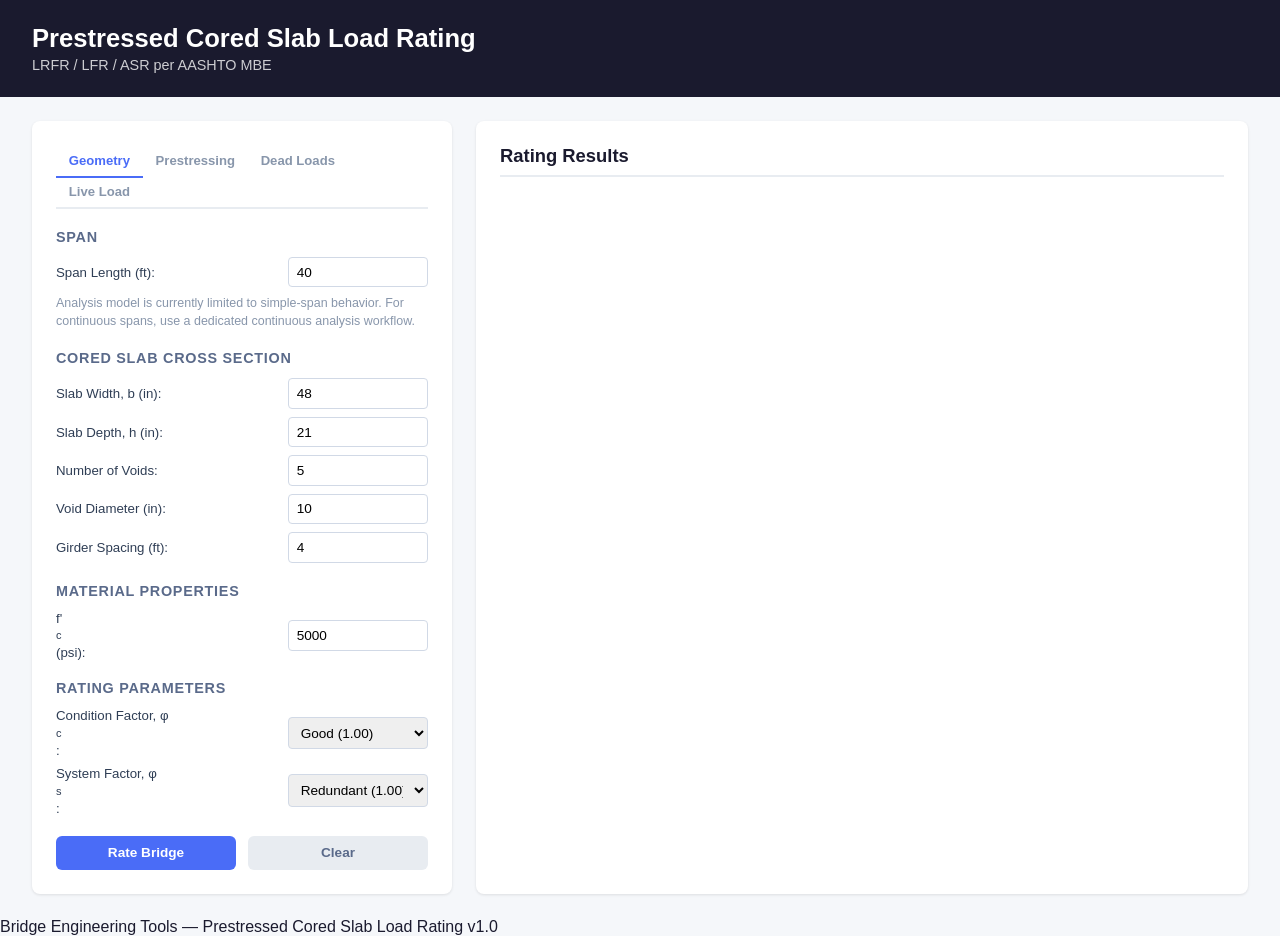
<file: apps/cored-slab-rating/index.html>
<!DOCTYPE html>
<html lang="en">
<head>
  <meta charset="UTF-8">
  <meta name="viewport" content="width=device-width, initial-scale=1.0">
  <title>Prestressed Cored Slab Load Rating</title>
  <link rel="stylesheet" href="../../shared/ui/rating-ui-kit.css">
</head>
<body>
  <header>
    <h1>Prestressed Cored Slab Load Rating</h1>
    <p class="subtitle">LRFR / LFR / ASR per AASHTO MBE</p>
  </header>

  <main>
    <div class="panel input-panel">
      <div class="tabs">
        <button class="tab active" data-tab="geometry">Geometry</button>
        <button class="tab" data-tab="prestressing">Prestressing</button>
        <button class="tab" data-tab="deadloads">Dead Loads</button>
        <button class="tab" data-tab="liveload">Live Load</button>
      </div>

      <!-- Geometry Tab -->
      <div class="tab-content active" id="tab-geometry">
        <section class="input-section">
          <h3>Span</h3>
          <div class="form-row">
            <label for="spanLength">Span Length (ft):</label>
            <input type="number" id="spanLength" value="40" min="5" max="200" step="0.5">
          </div>
          <p class="help-text">Analysis model is currently limited to simple-span behavior. For continuous spans, use a dedicated continuous analysis workflow.</p>
        </section>
        <section class="input-section">
          <h3>Cored Slab Cross Section</h3>
          <div class="form-row">
            <label for="slabWidth">Slab Width, b (in):</label>
            <input type="number" id="slabWidth" value="48" min="12" max="120" step="0.5">
          </div>
          <div class="form-row">
            <label for="slabDepth">Slab Depth, h (in):</label>
            <input type="number" id="slabDepth" value="21" min="8" max="48" step="0.5">
          </div>
          <div class="form-row">
            <label for="nVoids">Number of Voids:</label>
            <input type="number" id="nVoids" value="5" min="0" max="12" step="1">
          </div>
          <div class="form-row">
            <label for="voidDiameter">Void Diameter (in):</label>
            <input type="number" id="voidDiameter" value="10" min="0" max="36" step="0.5">
          </div>
          <div class="form-row">
            <label for="girderSpacing">Girder Spacing (ft):</label>
            <input type="number" id="girderSpacing" value="4" min="1" max="16" step="0.25">
          </div>
        </section>
        <section class="input-section">
          <h3>Material Properties</h3>
          <div class="form-row">
            <label for="fc">f'<sub>c</sub> (psi):</label>
            <input type="number" id="fc" value="5000" min="3000" max="10000" step="100">
          </div>
        </section>
        <section class="input-section">
          <h3>Rating Parameters</h3>
          <div class="form-row">
            <label for="conditionFactor">Condition Factor, &phi;<sub>c</sub>:</label>
            <select id="conditionFactor">
              <option value="1.00">Good (1.00)</option>
              <option value="0.95">Fair (0.95)</option>
              <option value="0.85">Poor (0.85)</option>
            </select>
          </div>
          <div class="form-row">
            <label for="systemFactor">System Factor, &phi;<sub>s</sub>:</label>
            <select id="systemFactor">
              <option value="1.00">Redundant (1.00)</option>
              <option value="0.85">Non-redundant (0.85)</option>
            </select>
          </div>
        </section>
      </div>

      <!-- Prestressing Tab -->
      <div class="tab-content" id="tab-prestressing">
        <section class="input-section">
          <h3>Prestressing Strands</h3>
          <div class="form-row">
            <label for="strandType">Strand Size:</label>
            <select id="strandType">
              <option value="0.375">3/8" dia (0.085 in&sup2;)</option>
              <option value="0.500" selected>1/2" dia (0.153 in&sup2;)</option>
              <option value="0.500S">1/2" dia special (0.167 in&sup2;)</option>
              <option value="0.600">0.6" dia (0.217 in&sup2;)</option>
              <option value="0.620">0.62" dia (0.231 in&sup2;)</option>
              <option value="0.700">0.7" dia (0.294 in&sup2;)</option>
            </select>
          </div>
          <div class="form-row">
            <label for="nStrands">Number of Strands:</label>
            <input type="number" id="nStrands" value="16" min="1" max="60" step="1">
          </div>
          <div class="form-row">
            <label for="strandDepth">Depth to Strand CG, d<sub>p</sub> (in):</label>
            <input type="number" id="strandDepth" value="18" min="1" max="48" step="0.25">
          </div>
          <div class="form-row">
            <label for="strandLayout">Strand Layout (count@depth[@debond-ft]):</label>
            <textarea id="strandLayout" rows="4">8@17.5
8@18.5</textarea>
          </div>
          <p class="help-text">One row per line. Example: <code>6@17.5@0</code> and <code>4@18.5@6</code>. Debond length is optional and measured from each support.</p>
          <div class="form-row">
            <label for="fpu">f<sub>pu</sub> (ksi):</label>
            <input type="number" id="fpu" value="270" min="150" max="300" step="10">
          </div>
          <div class="form-row">
            <label for="fpyRatio">f<sub>py</sub>/f<sub>pu</sub>:</label>
            <select id="fpyRatio">
              <option value="0.90" selected>Low-relaxation (0.90)</option>
              <option value="0.85">Stress-relieved (0.85)</option>
            </select>
          </div>
          <div class="form-row">
            <label for="fpe">Effective Prestress, f<sub>pe</sub> (ksi):</label>
            <input type="number" id="fpe" value="150" min="50" max="250" step="5">
          </div>
          <div class="form-row">
            <label for="strandLoss">Strand Section Loss (%):</label>
            <input type="number" id="strandLoss" value="0" min="0" max="100" step="1">
          </div>
        </section>

        <section class="input-section">
          <h3>Mild Steel Reinforcement (Optional)</h3>
          <p class="help-text">Additional mild steel at the tension face, if present.</p>
          <div class="form-row">
            <label for="mildBarSize">Bar Size:</label>
            <select id="mildBarSize">
              <option value="0">None</option>
              <option value="3">#3</option>
              <option value="4">#4</option>
              <option value="5">#5</option>
              <option value="6">#6</option>
              <option value="7">#7</option>
              <option value="8">#8</option>
              <option value="9">#9</option>
              <option value="10">#10</option>
              <option value="11">#11</option>
            </select>
          </div>
          <div class="form-row">
            <label for="mildBarCount">Number of Bars:</label>
            <input type="number" id="mildBarCount" value="0" min="0" max="20" step="1">
          </div>
          <div class="form-row">
            <label for="mildBarDepth">Depth to CG (in):</label>
            <input type="number" id="mildBarDepth" value="18" min="1" max="48" step="0.25">
          </div>
          <div class="form-row">
            <label for="mildFy">f<sub>y</sub> (psi):</label>
            <input type="number" id="mildFy" value="60000" min="33000" max="100000" step="1000">
          </div>
          <div class="form-row">
            <label for="mildLoss">Section Loss (%):</label>
            <input type="number" id="mildLoss" value="0" min="0" max="100" step="1">
          </div>
        </section>

        <section class="input-section">
          <h3>Shear Reinforcement</h3>
          <div class="form-row">
            <label for="stirrupSize">Stirrup Bar Size:</label>
            <select id="stirrupSize">
              <option value="3">#3</option>
              <option value="4" selected>#4</option>
              <option value="5">#5</option>
              <option value="6">#6</option>
            </select>
          </div>
          <div class="form-row">
            <label for="stirrupLegs">Number of Legs:</label>
            <input type="number" id="stirrupLegs" value="2" min="1" max="6" step="1">
          </div>
          <div class="form-row">
            <label for="stirrupSpacing">Spacing, s (in):</label>
            <input type="number" id="stirrupSpacing" value="12" min="2" max="48" step="0.5">
          </div>
          <div class="form-row">
            <label for="stirrupLoss">Stirrup Section Loss (%):</label>
            <input type="number" id="stirrupLoss" value="0" min="0" max="100" step="1">
          </div>
          <div class="form-row">
            <label for="stirrupFy">Stirrup f<sub>y</sub> (psi):</label>
            <input type="number" id="stirrupFy" value="60000" min="33000" max="100000" step="1000">
          </div>
        </section>
      </div>

      <!-- Dead Loads Tab -->
      <div class="tab-content" id="tab-deadloads">
        <section class="input-section">
          <h3>Dead Load Components (DC)</h3>
          <div class="form-row">
            <label for="dcSelfWeight">Self-Weight (auto-computed):</label>
            <span id="dcSelfWeight" class="computed-val">--</span>
          </div>
          <div class="form-row">
            <label for="dcAdditional">Additional DC (kip/ft):</label>
            <input type="number" id="dcAdditional" value="0" min="0" step="0.01">
          </div>
        </section>
        <section class="input-section">
          <h3>Wearing Surface (DW)</h3>
          <div class="form-row">
            <label for="dwThickness">Wearing Surface Thickness (in):</label>
            <input type="number" id="dwThickness" value="2" min="0" max="6" step="0.25">
          </div>
          <div class="form-row">
            <label for="dwUnitWeight">Unit Weight (pcf):</label>
            <input type="number" id="dwUnitWeight" value="140" min="100" max="160" step="5">
          </div>
          <div class="form-row">
            <label for="dwComputed">DW (auto-computed):</label>
            <span id="dwComputed" class="computed-val">--</span>
          </div>
        </section>
        <section class="input-section">
          <h3>Concrete Unit Weight</h3>
          <div class="form-row">
            <label for="concUnitWeight">Unit Weight (pcf):</label>
            <input type="number" id="concUnitWeight" value="150" min="100" max="160" step="5">
          </div>
        </section>
      </div>

      <!-- Live Load Tab -->
      <div class="tab-content" id="tab-liveload">
        <section class="input-section">
          <h3>Live Load Configuration</h3>
          <div class="form-row">
            <label for="stateCode">Design Vehicle:</label>
            <select id="stateCode">
              <option value="AASHTO">AASHTO HL-93</option>
              <option value="NC">North Carolina (NCDOT)</option>
              <option value="SC">South Carolina (SCDOT)</option>
            </select>
          </div>
          <div id="truckInfo" class="truck-info"></div>
          <div class="form-row">
            <label for="impactFactor">Dynamic Load Allowance (IM):</label>
            <input type="number" id="impactFactor" value="0.33" min="0" max="1" step="0.01">
          </div>
          <div class="form-row">
            <label for="laneLoad">Lane Load (kip/ft):</label>
            <input type="number" id="laneLoad" value="0.64" min="0" step="0.01">
          </div>
          <div class="form-row">
            <label for="distFactor">Distribution Factor (g):</label>
            <input type="number" id="distFactor" value="0.6" min="0.1" max="2" step="0.01">
          </div>
          <div class="form-row">
            <label for="legalGammaLL">LRFR Legal Load &gamma;<sub>LL</sub>:</label>
            <input type="number" id="legalGammaLL" value="1.80" min="1.30" max="1.80" step="0.05">
            <span class="help-text" style="font-size:0.8em; margin-left:0.5em;">MBE Table 6A.4.5.4.2a-1 (1.80 = ADTT &gt; 5000)</span>
          </div>
        </section>
        <section class="input-section">
          <h3>Rating Methods</h3>
          <div class="form-row">
            <label><input type="checkbox" id="doLRFR" checked> LRFR</label>
          </div>
          <div class="form-row">
            <label><input type="checkbox" id="doLFR" checked> LFR</label>
          </div>
          <div class="form-row">
            <label><input type="checkbox" id="doASR" checked> ASR</label>
          </div>
        </section>
      </div>

      <div class="actions">
        <button id="rateBtn" onclick="runRating()">Rate Bridge</button>
        <button id="clearBtn" onclick="clearResults()">Clear</button>
      </div>
    </div>

    <div class="panel results-panel">
      <h2>Rating Results</h2>
      <div id="summaryBox" class="summary-box hidden"></div>
      <div id="resultsContainer"></div>
    </div>
  </main>

  <footer>
    <p>Bridge Engineering Tools &mdash; Prestressed Cored Slab Load Rating v1.0</p>
  </footer>

  <script src="../bridge-live-load/trucks.js"></script>
  <script src="../bridge-live-load/analysis.js"></script>
  <script src="rating-engine.js"></script>
  <script src="app.js"></script>
</body>
</html>
</file>
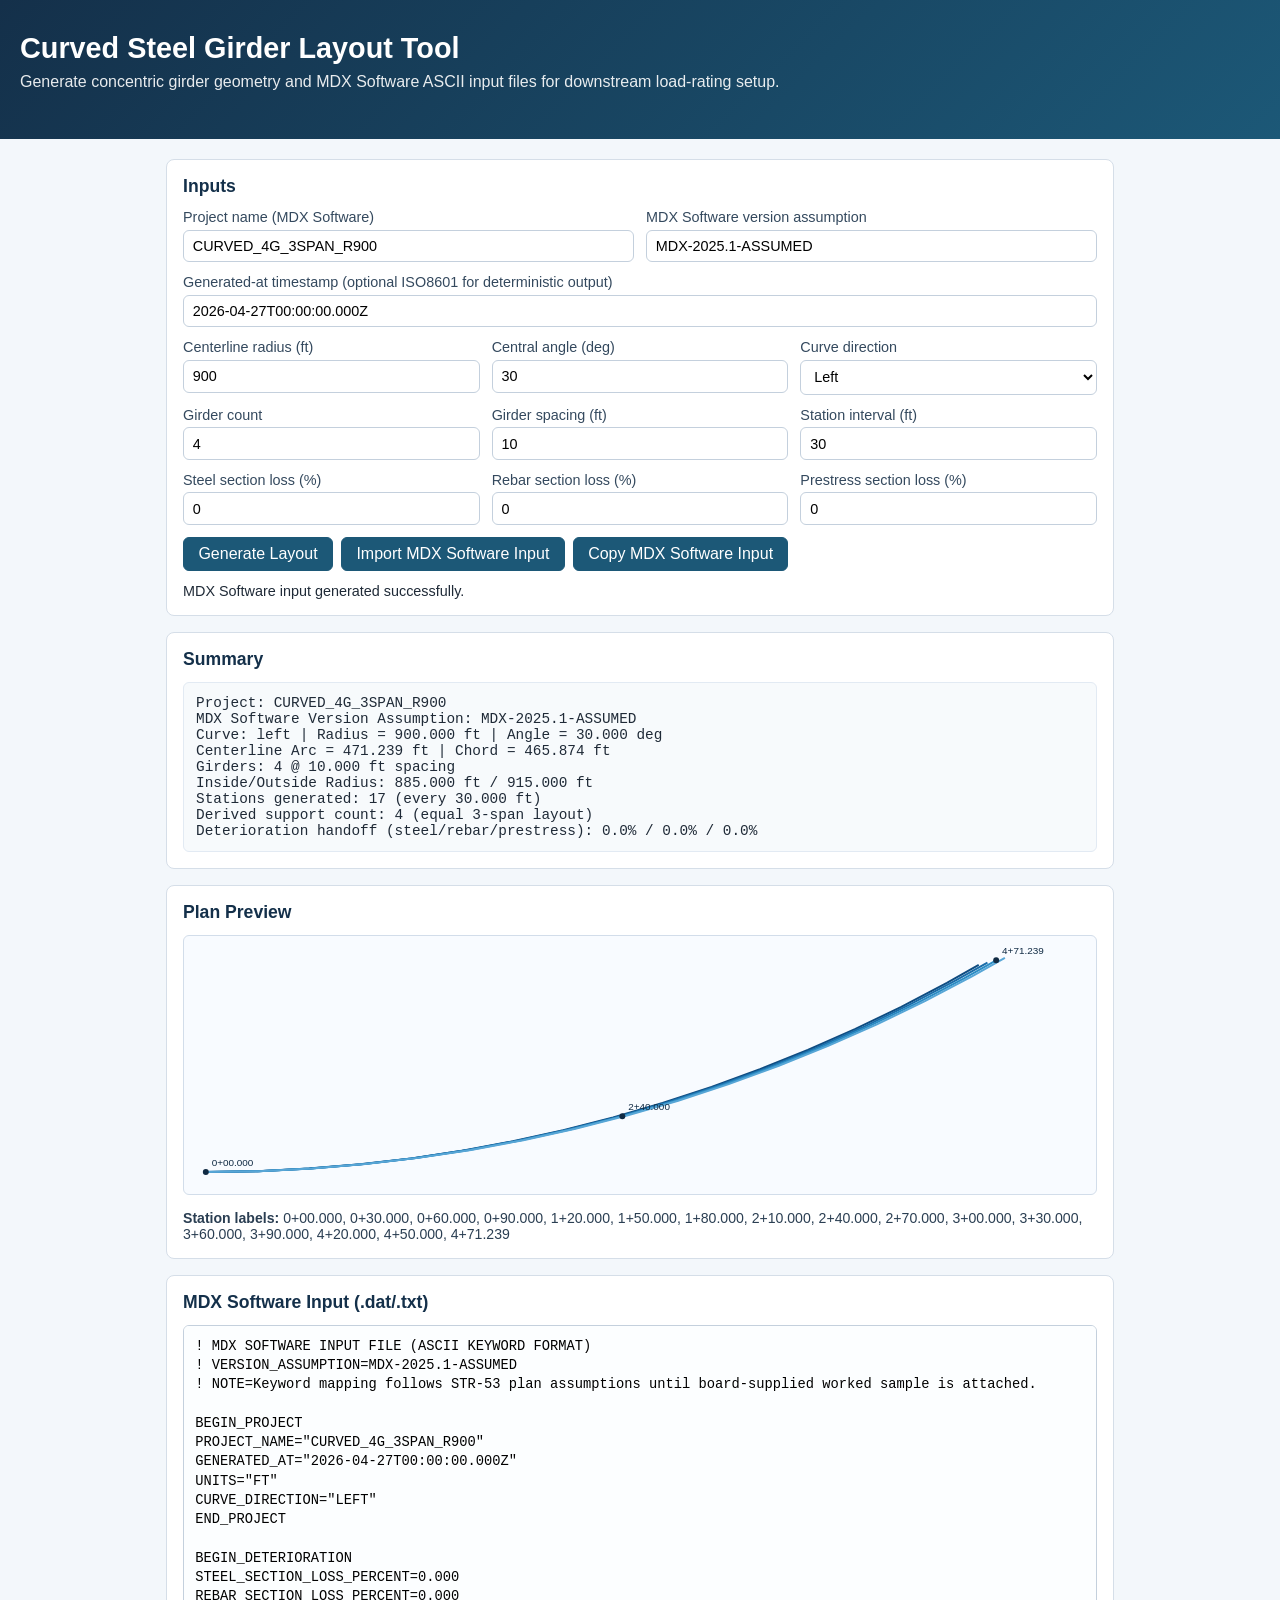
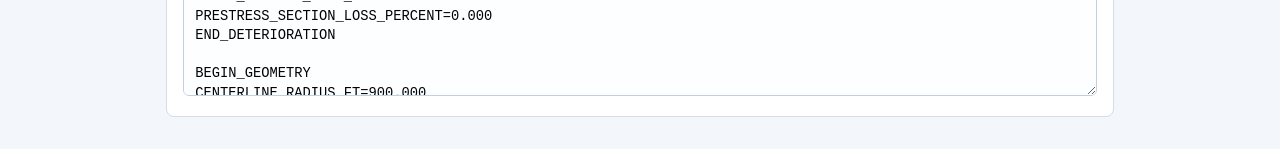
<file: apps/curved-steel-girder-layout/index.html>
<!DOCTYPE html>
<html lang="en">
<head>
  <meta charset="UTF-8">
  <meta name="viewport" content="width=device-width, initial-scale=1.0">
  <title>Curved Steel Girder Layout Tool</title>
  <link rel="stylesheet" href="styles.css">
</head>
<body>
  <header>
    <h1>Curved Steel Girder Layout Tool</h1>
    <p class="subtitle">Generate concentric girder geometry and MDX Software ASCII input files for downstream load-rating setup.</p>
  </header>

  <main>
    <section class="panel">
      <h2>Inputs</h2>

      <div class="grid two-col">
        <label>Project name (MDX Software)
          <input id="projectName" type="text" value="CURVED_4G_3SPAN_R900">
        </label>
        <label>MDX Software version assumption
          <input id="mdxSoftwareVersion" type="text" value="MDX-2025.1-ASSUMED">
        </label>
      </div>
      <div class="grid one-col">
        <label>Generated-at timestamp (optional ISO8601 for deterministic output)
          <input id="generatedAt" type="text" value="2026-04-27T00:00:00.000Z">
        </label>
      </div>

      <div class="grid three-col">
        <label>Centerline radius (ft)
          <input id="radiusFt" type="number" step="0.1" value="900">
        </label>
        <label>Central angle (deg)
          <input id="centralAngleDeg" type="number" step="0.01" value="30">
        </label>
        <label>Curve direction
          <select id="curveDirection">
            <option value="left">Left</option>
            <option value="right">Right</option>
          </select>
        </label>
      </div>

      <div class="grid three-col">
        <label>Girder count
          <input id="girderCount" type="number" step="1" min="1" value="4">
        </label>
        <label>Girder spacing (ft)
          <input id="girderSpacingFt" type="number" step="0.1" value="10">
        </label>
        <label>Station interval (ft)
          <input id="stationIntervalFt" type="number" step="0.1" value="30">
        </label>
      </div>
      <div class="grid three-col">
        <label>Steel section loss (%)
          <input id="steelSectionLossPercent" type="number" step="0.1" min="0" max="100" value="0">
        </label>
        <label>Rebar section loss (%)
          <input id="rebarSectionLossPercent" type="number" step="0.1" min="0" max="100" value="0">
        </label>
        <label>Prestress section loss (%)
          <input id="prestressSectionLossPercent" type="number" step="0.1" min="0" max="100" value="0">
        </label>
      </div>

      <div class="actions">
        <button id="runBtn">Generate Layout</button>
        <button id="importBtn" type="button">Import MDX Software Input</button>
        <button id="copyBtn" type="button">Copy MDX Software Input</button>
      </div>

      <p id="status" class="status">Ready.</p>
    </section>

    <section class="panel">
      <h2>Summary</h2>
      <div id="summary" class="summary-block">No layout generated yet.</div>
    </section>
    <section class="panel">
      <h2>Plan Preview</h2>
      <svg id="planPreview" class="preview-svg" viewBox="0 0 920 260" aria-label="Curved girder plan preview"></svg>
      <p class="station-labels"><strong>Station labels:</strong> <span id="stationLabels">-</span></p>
    </section>

    <section class="panel">
      <h2>MDX Software Input (.dat/.txt)</h2>
      <textarea id="mdxOutput" rows="18" readonly></textarea>
    </section>
  </main>

  <script src="layout-engine.js"></script>
  <script src="app.js"></script>
</body>
</html>
</file>
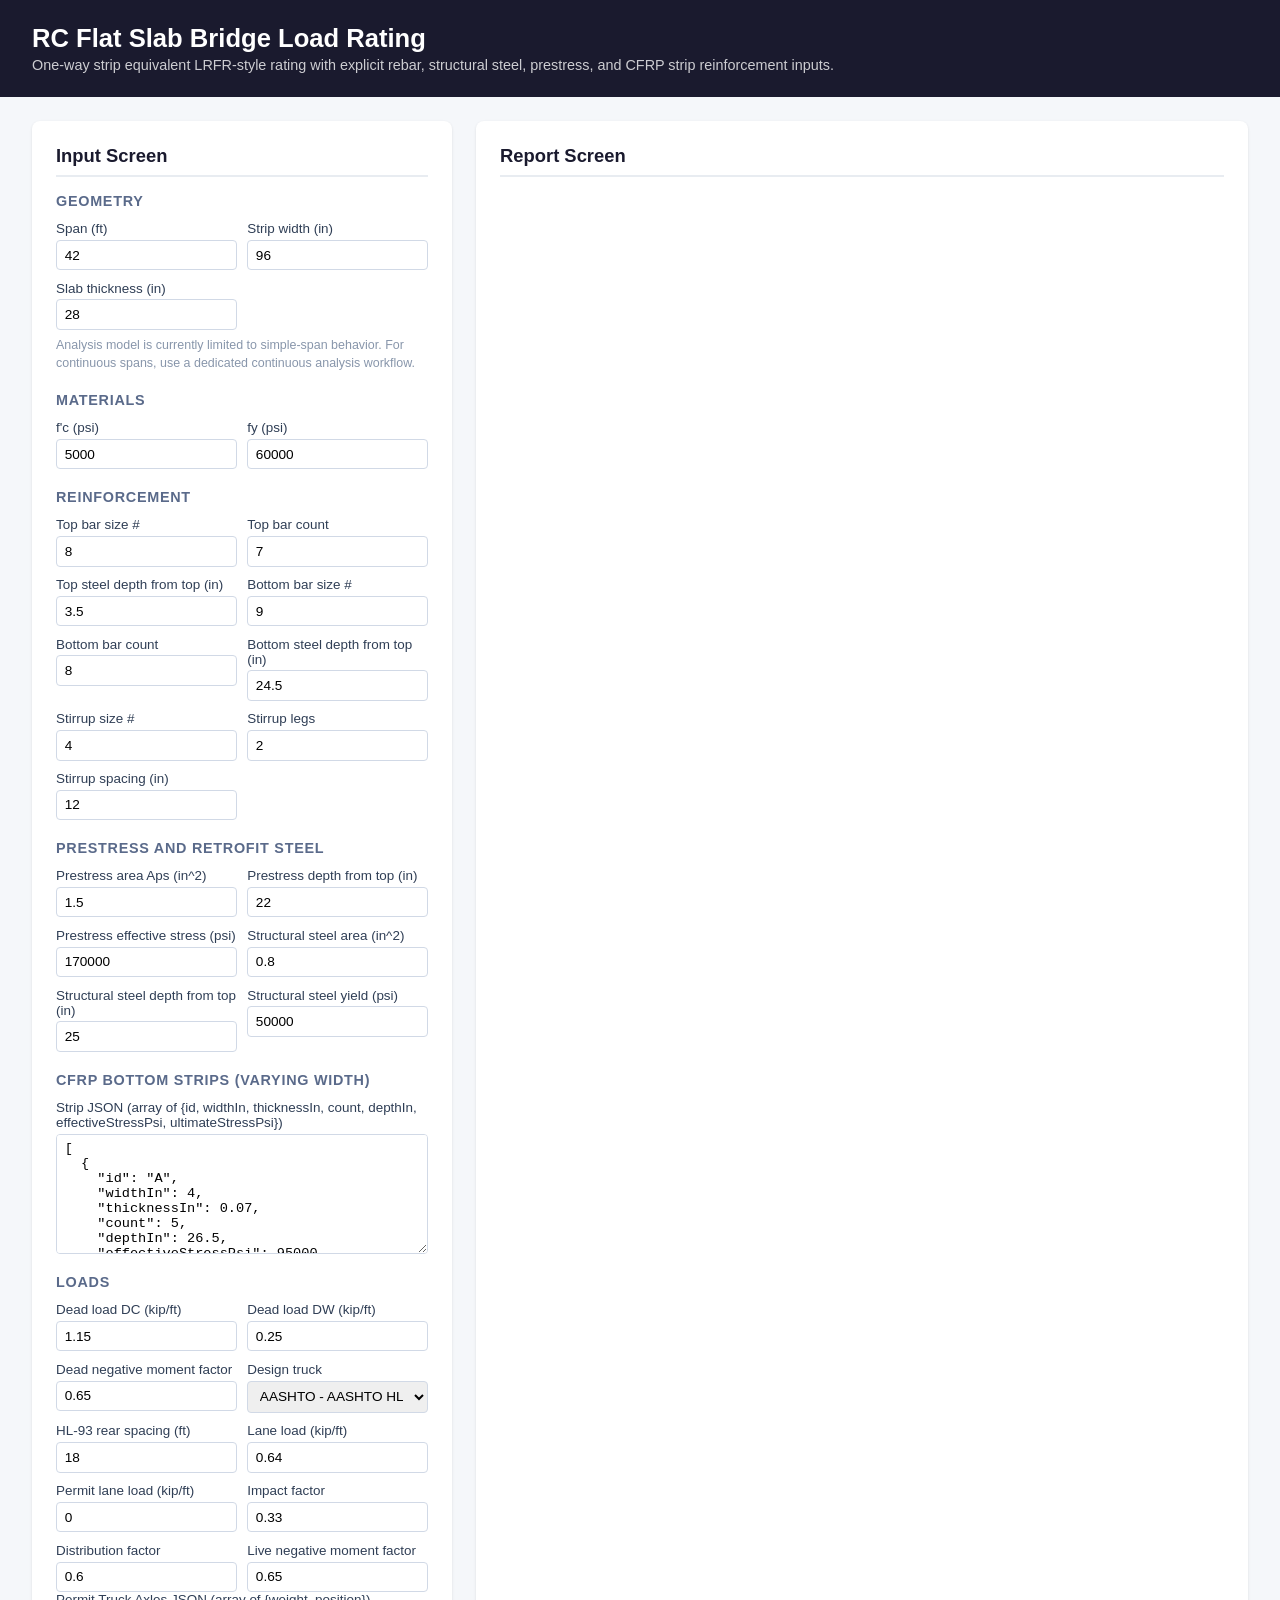
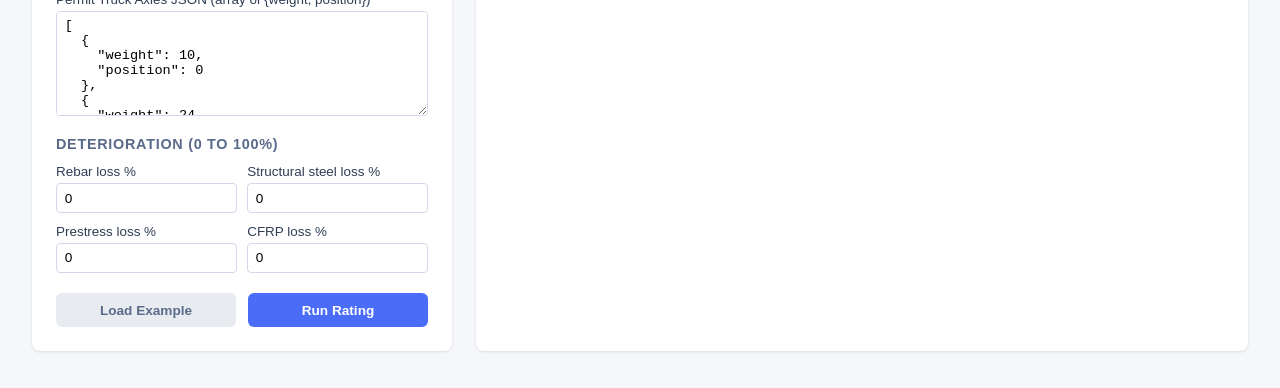
<file: apps/rc-flat-slab-rating/index.html>
<!doctype html>
<html lang="en">
<head>
  <meta charset="utf-8" />
  <meta name="viewport" content="width=device-width, initial-scale=1" />
  <title>RC Flat Slab Bridge Rating</title>
  <link rel="stylesheet" href="../../shared/ui/rating-ui-kit.css" />
  <link rel="stylesheet" href="styles.css" />
</head>
<body>
  <header>
    <h1>RC Flat Slab Bridge Load Rating</h1>
    <p class="subtitle">One-way strip equivalent LRFR-style rating with explicit rebar, structural steel, prestress, and CFRP strip reinforcement inputs.</p>
  </header>

  <main>
    <div class="panel input-panel">
      <h2>Input Screen</h2>
      <form id="ratingForm">
        <section class="input-section">
          <h3>Geometry</h3>
          <div class="grid">
            <label>Span (ft)<input id="spanFt" type="number" step="0.1" /></label>
            <label>Strip width (in)<input id="stripWidthIn" type="number" step="0.1" /></label>
            <label>Slab thickness (in)<input id="slabThicknessIn" type="number" step="0.1" /></label>
          </div>
          <p class="note">Analysis model is currently limited to simple-span behavior. For continuous spans, use a dedicated continuous analysis workflow.</p>
        </section>

        <section class="input-section">
          <h3>Materials</h3>
          <div class="grid">
            <label>f'c (psi)<input id="fcPsi" type="number" step="1" /></label>
            <label>fy (psi)<input id="fyPsi" type="number" step="1" /></label>
          </div>
        </section>

        <section class="input-section">
          <h3>Reinforcement</h3>
          <div class="grid">
            <label>Top bar size #<input id="topBarSize" type="number" step="1" /></label>
            <label>Top bar count<input id="topBarCount" type="number" step="1" /></label>
            <label>Top steel depth from top (in)<input id="topBarDepthIn" type="number" step="0.1" /></label>
            <label>Bottom bar size #<input id="bottomBarSize" type="number" step="1" /></label>
            <label>Bottom bar count<input id="bottomBarCount" type="number" step="1" /></label>
            <label>Bottom steel depth from top (in)<input id="bottomBarDepthIn" type="number" step="0.1" /></label>
            <label>Stirrup size #<input id="stirrupBarSize" type="number" step="1" /></label>
            <label>Stirrup legs<input id="stirrupLegs" type="number" step="1" /></label>
            <label>Stirrup spacing (in)<input id="stirrupSpacingIn" type="number" step="0.1" /></label>
          </div>
        </section>

        <section class="input-section">
          <h3>Prestress and Retrofit Steel</h3>
          <div class="grid">
            <label>Prestress area Aps (in^2)<input id="prestressAreaIn2" type="number" step="0.001" /></label>
            <label>Prestress depth from top (in)<input id="prestressDepthIn" type="number" step="0.1" /></label>
            <label>Prestress effective stress (psi)<input id="prestressStressPsi" type="number" step="1" /></label>
            <label>Structural steel area (in^2)<input id="steelAreaIn2" type="number" step="0.001" /></label>
            <label>Structural steel depth from top (in)<input id="steelDepthIn" type="number" step="0.1" /></label>
            <label>Structural steel yield (psi)<input id="steelYieldPsi" type="number" step="1" /></label>
          </div>
        </section>

        <section class="input-section">
          <h3>CFRP Bottom Strips (Varying Width)</h3>
          <label>Strip JSON (array of {id, widthIn, thicknessIn, count, depthIn, effectiveStressPsi, ultimateStressPsi})
            <textarea id="cfrpStripsJson" rows="7"></textarea>
          </label>
        </section>

        <section class="input-section">
          <h3>Loads</h3>
          <div class="grid">
            <label>Dead load DC (kip/ft)<input id="dcKipPerFt" type="number" step="0.01" /></label>
            <label>Dead load DW (kip/ft)<input id="dwKipPerFt" type="number" step="0.01" /></label>
            <label>Dead negative moment factor<input id="deadNegativeFactor" type="number" step="0.01" /></label>
            <label>Design truck<select id="designTruckCode"></select></label>
            <label>HL-93 rear spacing (ft)<input id="designRearSpacingFt" type="number" step="0.1" /></label>
            <label>Lane load (kip/ft)<input id="laneLoadKipPerFt" type="number" step="0.01" /></label>
            <label>Permit lane load (kip/ft)<input id="permitLaneLoadKipPerFt" type="number" step="0.01" /></label>
            <label>Impact factor<input id="impact" type="number" step="0.01" /></label>
            <label>Distribution factor<input id="distributionFactor" type="number" step="0.01" /></label>
            <label>Live negative moment factor<input id="liveNegativeFactor" type="number" step="0.01" /></label>
          </div>
          <label>Permit Truck Axles JSON (array of {weight, position})
            <textarea id="permitTruckAxles" rows="6"></textarea>
          </label>
        </section>

        <section class="input-section">
          <h3>Deterioration (0 to 100%)</h3>
          <div class="grid">
            <label>Rebar loss %<input id="rebarLossPercent" type="number" step="0.1" min="0" max="100" /></label>
            <label>Structural steel loss %<input id="steelLossPercent" type="number" step="0.1" min="0" max="100" /></label>
            <label>Prestress loss %<input id="prestressLossPercent" type="number" step="0.1" min="0" max="100" /></label>
            <label>CFRP loss %<input id="cfrpLossPercent" type="number" step="0.1" min="0" max="100" /></label>
          </div>
        </section>

        <div class="actions">
          <button type="button" id="btnDefaults">Load Example</button>
          <button type="submit" id="rateBtn">Run Rating</button>
        </div>
      </form>
    </div>

    <div class="panel results-panel">
      <h2>Report Screen</h2>
      <section id="output" class="report-host"></section>
    </div>
  </main>

  <script src="../bridge-live-load/trucks.js"></script>
  <script src="../bridge-live-load/analysis.js"></script>
  <script src="rating-engine.js"></script>
  <script src="app.js"></script>
</body>
</html>
</file>
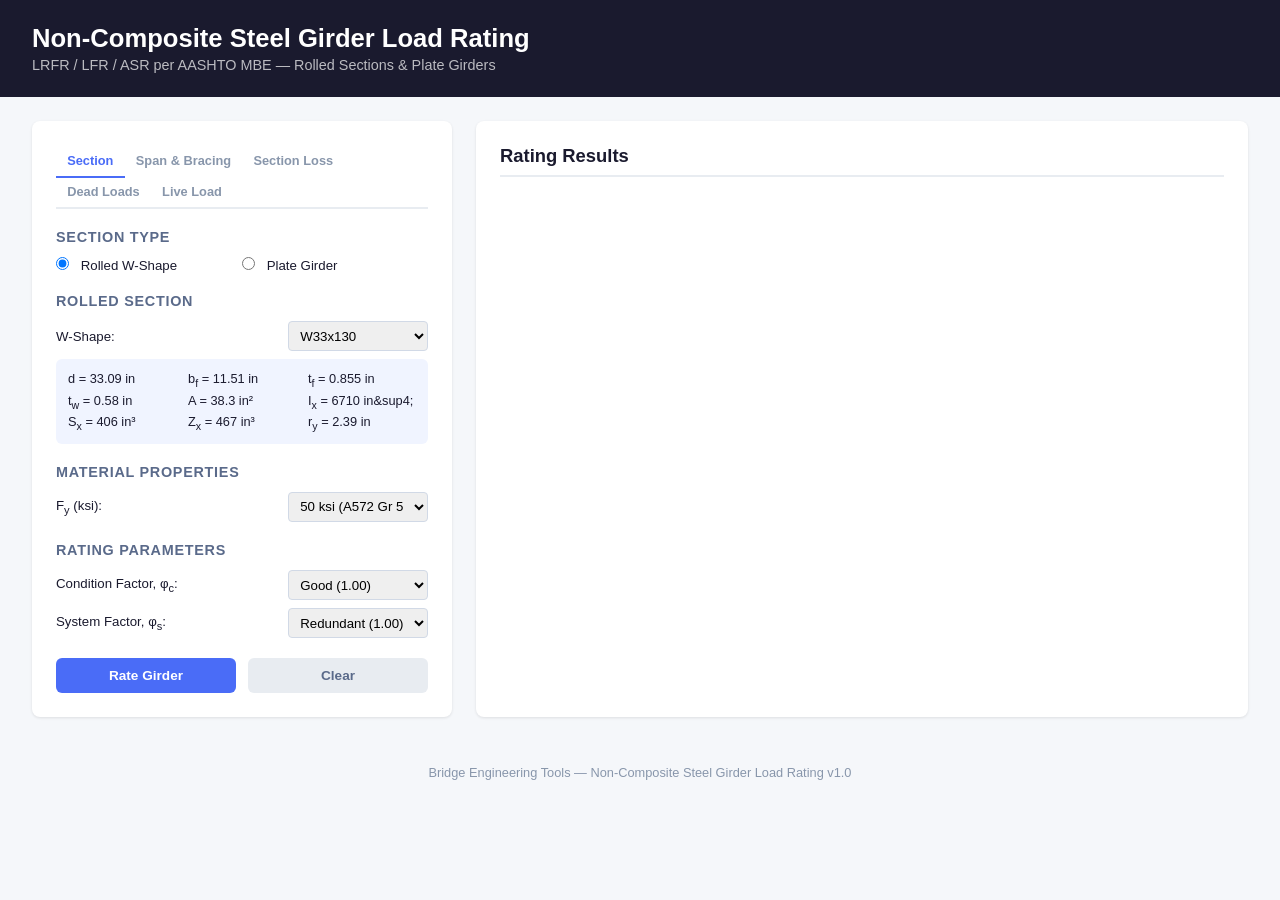
<file: apps/steel-girder-rating/index.html>
<!DOCTYPE html>
<html lang="en">
<head>
  <meta charset="UTF-8">
  <meta name="viewport" content="width=device-width, initial-scale=1.0">
  <title>Steel Girder Load Rating</title>
  <link rel="stylesheet" href="styles.css">
</head>
<body>
  <header>
    <h1>Non-Composite Steel Girder Load Rating</h1>
    <p class="subtitle">LRFR / LFR / ASR per AASHTO MBE &mdash; Rolled Sections &amp; Plate Girders</p>
  </header>

  <main>
    <div class="panel input-panel">
      <div class="tabs">
        <button class="tab active" data-tab="section">Section</button>
        <button class="tab" data-tab="geometry">Span &amp; Bracing</button>
        <button class="tab" data-tab="sectionloss">Section Loss</button>
        <button class="tab" data-tab="deadloads">Dead Loads</button>
        <button class="tab" data-tab="liveload">Live Load</button>
      </div>

      <!-- Section Tab -->
      <div class="tab-content active" id="tab-section">
        <section class="input-section">
          <h3>Section Type</h3>
          <div class="form-row">
            <label>
              <input type="radio" name="sectionType" value="rolled" checked> Rolled W-Shape
            </label>
            <label>
              <input type="radio" name="sectionType" value="plate"> Plate Girder
            </label>
          </div>
        </section>

        <!-- Rolled Section -->
        <section class="input-section" id="rolledSection">
          <h3>Rolled Section</h3>
          <div class="form-row">
            <label for="wShape">W-Shape:</label>
            <select id="wShape"></select>
          </div>
          <div id="rolledProps" class="section-props-display"></div>
        </section>

        <!-- Plate Girder -->
        <section class="input-section hidden" id="plateSection">
          <h3>Plate Girder Dimensions</h3>
          <p class="help-text">Define compression (top) and tension (bottom) flange separately for singly-symmetric sections, or use the same values for doubly-symmetric.</p>
          <div class="form-row">
            <label for="pgWebDepth">Web Depth, D (in):</label>
            <input type="number" id="pgWebDepth" value="36" min="6" max="120" step="0.125">
          </div>
          <div class="form-row">
            <label for="pgWebThick">Web Thickness, t<sub>w</sub> (in):</label>
            <input type="number" id="pgWebThick" value="0.5" min="0.1875" max="2" step="0.0625">
          </div>
          <div class="sub-header">Compression Flange (Top)</div>
          <div class="form-row">
            <label for="pgTopFlangeW">Width, b<sub>fc</sub> (in):</label>
            <input type="number" id="pgTopFlangeW" value="14" min="4" max="40" step="0.125">
          </div>
          <div class="form-row">
            <label for="pgTopFlangeT">Thickness, t<sub>fc</sub> (in):</label>
            <input type="number" id="pgTopFlangeT" value="1.0" min="0.25" max="4" step="0.0625">
          </div>
          <div class="sub-header">Tension Flange (Bottom)</div>
          <div class="form-row">
            <label for="pgBotFlangeW">Width, b<sub>ft</sub> (in):</label>
            <input type="number" id="pgBotFlangeW" value="14" min="4" max="40" step="0.125">
          </div>
          <div class="form-row">
            <label for="pgBotFlangeT">Thickness, t<sub>ft</sub> (in):</label>
            <input type="number" id="pgBotFlangeT" value="1.0" min="0.25" max="4" step="0.0625">
          </div>
        </section>

        <section class="input-section">
          <h3>Material Properties</h3>
          <div class="form-row">
            <label for="fy">F<sub>y</sub> (ksi):</label>
            <select id="fy">
              <option value="36">36 ksi (A36)</option>
              <option value="50" selected>50 ksi (A572 Gr 50 / A709 Gr 50)</option>
              <option value="70">70 ksi (A709 Gr 70W)</option>
              <option value="100">100 ksi (A514 / A709 Gr 100)</option>
            </select>
          </div>
        </section>

        <section class="input-section">
          <h3>Rating Parameters</h3>
          <div class="form-row">
            <label for="conditionFactor">Condition Factor, &phi;<sub>c</sub>:</label>
            <select id="conditionFactor">
              <option value="1.00">Good (1.00)</option>
              <option value="0.95">Fair (0.95)</option>
              <option value="0.85">Poor (0.85)</option>
            </select>
          </div>
          <div class="form-row">
            <label for="systemFactor">System Factor, &phi;<sub>s</sub>:</label>
            <select id="systemFactor">
              <option value="1.00">Redundant (1.00)</option>
              <option value="0.85">Non-redundant (0.85)</option>
            </select>
          </div>
        </section>
      </div>

      <!-- Span & Bracing Tab -->
      <div class="tab-content" id="tab-geometry">
        <section class="input-section">
          <h3>Span</h3>
          <div class="form-row">
            <label for="spanLength">Span Length (ft):</label>
            <input type="number" id="spanLength" value="60" min="10" max="300" step="0.5">
          </div>
          <p class="help-text">Analysis model is currently limited to simple-span behavior. For continuous spans, use a dedicated continuous analysis workflow.</p>
        </section>
        <section class="input-section">
          <h3>Lateral Bracing</h3>
          <div class="form-row">
            <label for="unbracedLength">Unbraced Length, L<sub>b</sub> (ft):</label>
            <input type="number" id="unbracedLength" value="20" min="1" max="200" step="0.5">
          </div>
          <div class="form-row">
            <label for="cbFactor">Moment Gradient, C<sub>b</sub>:</label>
            <input type="number" id="cbFactor" value="1.0" min="1.0" max="3.0" step="0.01">
          </div>
          <p class="help-text">C<sub>b</sub> = 1.0 is conservative. Use AASHTO 6.10.8.2.3 for non-uniform moment.</p>
        </section>
        <section class="input-section">
          <h3>Transverse Stiffeners</h3>
          <div class="form-row">
            <label for="stiffenerSpacing">Stiffener Spacing (in):</label>
            <input type="number" id="stiffenerSpacing" value="0" min="0" max="300" step="1">
          </div>
          <p class="help-text">Enter 0 for unstiffened web. Spacing affects shear capacity.</p>
        </section>
      </div>

      <!-- Section Loss Tab -->
      <div class="tab-content" id="tab-sectionloss">
        <section class="input-section">
          <h3>Section Loss Check Points</h3>
          <p class="help-text">Define locations along the span where section loss has occurred. Enter remaining (measured) dimensions at each location. Leave blank to use original section.</p>
          <div id="checkPointsContainer"></div>
          <div class="actions" style="margin-top: 0.75rem;">
            <button id="addCheckPtBtn" onclick="addCheckPoint()">+ Add Check Point</button>
            <button id="removeCheckPtBtn" onclick="removeCheckPoint()">- Remove</button>
          </div>
        </section>
      </div>

      <!-- Dead Loads Tab -->
      <div class="tab-content" id="tab-deadloads">
        <section class="input-section">
          <h3>Dead Load Components (DC)</h3>
          <div class="form-row">
            <label for="dcSteelSelf">Steel Self-Weight (auto):</label>
            <span id="dcSteelSelf" class="computed-val">--</span>
          </div>
          <div class="form-row">
            <label for="dcDeck">Concrete Deck (kip/ft):</label>
            <input type="number" id="dcDeck" value="0" min="0" step="0.01">
          </div>
          <div class="form-row">
            <label for="dcOther">Other DC (kip/ft):</label>
            <input type="number" id="dcOther" value="0" min="0" step="0.01">
          </div>
          <div class="form-row">
            <label>Total DC:</label>
            <span id="dcTotal" class="computed-val">--</span>
          </div>
        </section>
        <section class="input-section">
          <h3>Wearing Surface &amp; Utilities (DW)</h3>
          <div class="form-row">
            <label for="dwLoad">DW (kip/ft):</label>
            <input type="number" id="dwLoad" value="0.05" min="0" step="0.01">
          </div>
        </section>
      </div>

      <!-- Live Load Tab -->
      <div class="tab-content" id="tab-liveload">
        <section class="input-section">
          <h3>Live Load Configuration</h3>
          <div class="form-row">
            <label for="stateCode">Design Vehicle:</label>
            <select id="stateCode">
              <option value="AASHTO">AASHTO HL-93</option>
              <option value="NC">North Carolina (NCDOT)</option>
              <option value="SC">South Carolina (SCDOT)</option>
            </select>
          </div>
          <div id="truckInfo" class="truck-info"></div>
          <div class="form-row">
            <label for="impactFactor">Dynamic Load Allowance (IM):</label>
            <input type="number" id="impactFactor" value="0.33" min="0" max="1" step="0.01">
          </div>
          <div class="form-row">
            <label for="laneLoad">Lane Load (kip/ft):</label>
            <input type="number" id="laneLoad" value="0.64" min="0" step="0.01">
          </div>
          <div class="form-row">
            <label for="distFactor">Distribution Factor (g):</label>
            <input type="number" id="distFactor" value="0.6" min="0.1" max="2" step="0.01">
          </div>
          <div class="form-row">
            <label for="legalGammaLL">LRFR Legal Load &gamma;<sub>LL</sub>:</label>
            <input type="number" id="legalGammaLL" value="1.80" min="1.30" max="1.80" step="0.05">
          </div>
        </section>
        <section class="input-section">
          <h3>Rating Methods</h3>
          <div class="form-row">
            <label><input type="checkbox" id="doLRFR" checked> LRFR</label>
          </div>
          <div class="form-row">
            <label><input type="checkbox" id="doLFR" checked> LFR</label>
          </div>
          <div class="form-row">
            <label><input type="checkbox" id="doASR" checked> ASR</label>
          </div>
        </section>
      </div>

      <div class="actions">
        <button id="rateBtn" onclick="runRating()">Rate Girder</button>
        <button id="clearBtn" onclick="clearResults()">Clear</button>
      </div>
    </div>

    <div class="panel results-panel">
      <h2>Rating Results</h2>
      <div id="summaryBox" class="summary-box hidden"></div>
      <div id="resultsContainer"></div>
    </div>
  </main>

  <footer>
    <p>Bridge Engineering Tools &mdash; Non-Composite Steel Girder Load Rating v1.0</p>
  </footer>

  <script src="../bridge-live-load/trucks.js"></script>
  <script src="../bridge-live-load/analysis.js"></script>
  <script src="steel-sections.js"></script>
  <script src="steel-rating-engine.js"></script>
  <script src="app.js"></script>
</body>
</html>
</file>
<file: shared/ui/rating-ui-kit.css>
* { margin: 0; padding: 0; box-sizing: border-box; }

body {
  font-family: -apple-system, BlinkMacSystemFont, 'Segoe UI', Roboto, sans-serif;
  background: #f5f7fa;
  color: #1a1a2e;
  min-height: 100vh;
}

header {
  background: #1a1a2e;
  color: #fff;
  padding: 1.5rem 2rem;
}

header h1 { font-size: 1.6rem; }

header .subtitle {
  opacity: 0.78;
  font-size: 0.9rem;
  margin-top: 0.25rem;
}

main {
  display: grid;
  grid-template-columns: 420px 1fr;
  gap: 1.5rem;
  padding: 1.5rem 2rem;
  max-width: 1500px;
  margin: 0 auto;
}

.panel {
  background: #fff;
  border-radius: 8px;
  padding: 1.5rem;
  box-shadow: 0 1px 3px rgba(0, 0, 0, 0.1);
}

.panel h2 {
  font-size: 1.15rem;
  margin-bottom: 1rem;
  padding-bottom: 0.5rem;
  border-bottom: 2px solid #e8ecf1;
}

.hidden { display: none !important; }

.tabs {
  display: flex;
  gap: 0;
  margin-bottom: 1.25rem;
  border-bottom: 2px solid #e8ecf1;
  flex-wrap: wrap;
}

.tab {
  padding: 0.5rem 0.8rem;
  border: none;
  background: none;
  font-size: 0.82rem;
  font-weight: 600;
  color: #8896ab;
  cursor: pointer;
  border-bottom: 2px solid transparent;
  margin-bottom: -2px;
  transition: color 0.2s, border-color 0.2s;
}

.tab:hover { color: #4a6cf7; }

.tab.active {
  color: #4a6cf7;
  border-bottom-color: #4a6cf7;
}

.tab-content { display: none; }

.tab-content.active { display: block; }

.input-section { margin-bottom: 1.25rem; }

.input-section h3 {
  font-size: 0.9rem;
  text-transform: uppercase;
  letter-spacing: 0.05em;
  color: #5a6a8a;
  margin-bottom: 0.75rem;
}

.form-row {
  display: flex;
  justify-content: space-between;
  align-items: center;
  margin-bottom: 0.5rem;
}

.form-row label {
  font-size: 0.83rem;
  flex: 1;
}

.form-row input[type='number'],
.form-row select {
  width: 140px;
}

.form-row input[type='checkbox'] {
  width: auto;
  margin-right: 0.5rem;
}

.help-text,
.note {
  font-size: 0.78rem;
  color: #8896ab;
  margin-top: 0.45rem;
  line-height: 1.4;
}

.notes {
  background: #f8fbff;
  border: 1px solid #e1ebfa;
  border-radius: 6px;
  padding: 0.75rem;
  margin-bottom: 1rem;
}

.notes ul {
  margin: 0.4rem 0 0;
  padding-left: 1.1rem;
}

.truck-info {
  background: #f0f4ff;
  border-radius: 6px;
  padding: 0.75rem;
  margin: 0.5rem 0;
  font-size: 0.8rem;
  line-height: 1.5;
}

.grid {
  display: grid;
  grid-template-columns: repeat(auto-fit, minmax(170px, 1fr));
  gap: 0.65rem;
}

label {
  display: flex;
  flex-direction: column;
  gap: 0.24rem;
  font-size: 0.84rem;
  color: #2f3e55;
}

input,
select,
textarea {
  border: 1px solid #d1d9e6;
  border-radius: 4px;
  padding: 0.42rem 0.48rem;
  font: inherit;
  font-size: 0.85rem;
}

textarea {
  width: 100%;
  resize: vertical;
  min-height: 3.4rem;
  font-family: ui-monospace, SFMono-Regular, Menlo, monospace;
}

input:focus,
select:focus,
textarea:focus {
  outline: none;
  border-color: #4a6cf7;
  box-shadow: 0 0 0 2px rgba(74, 108, 247, 0.14);
}

.computed-val {
  font-weight: 600;
  color: #4a6cf7;
  font-size: 0.85rem;
}

.actions {
  display: flex;
  gap: 0.75rem;
  margin-top: 1.25rem;
}

.actions button {
  flex: 1;
  padding: 0.6rem 0.75rem;
  border: none;
  border-radius: 6px;
  font-size: 0.85rem;
  font-weight: 600;
  cursor: pointer;
  transition: background 0.2s;
}

.actions button[type='submit'],
.actions #rateBtn {
  background: #4a6cf7;
  color: #fff;
}

.actions button[type='submit']:hover,
.actions #rateBtn:hover {
  background: #3a5ce5;
}

.actions #btnDefaults,
.actions #clearBtn,
.actions button[type='button'] {
  background: #e8ecf1;
  color: #5a6a8a;
}

.actions #btnDownload {
  background: #1f7a4a;
  color: #fff;
}

.actions button[disabled] {
  opacity: 0.55;
  cursor: not-allowed;
}

.results-panel { overflow-x: auto; }

.summary-box {
  background: #f0f4ff;
  border: 1px solid #c7d4f7;
  border-radius: 6px;
  padding: 1rem;
  margin-bottom: 1.25rem;
  font-size: 0.85rem;
  line-height: 1.6;
}

.summary-box h4 {
  margin-bottom: 0.75rem;
  color: #1a1a2e;
}

.summary-box .val {
  font-weight: 600;
  color: #4a6cf7;
}

.governing-rf {
  display: flex;
  align-items: center;
  gap: 1rem;
  padding: 0.75rem 1rem;
  border-radius: 6px;
  margin-bottom: 0.75rem;
  font-weight: 700;
}

.governing-rf.pass {
  background: #ecfdf5;
  border: 1px solid #6ee7b7;
  color: #065f46;
}

.governing-rf.fail {
  background: #fef2f2;
  border: 1px solid #fca5a5;
  color: #991b1b;
}

.rf-value {
  font-size: 1.8rem;
  font-weight: 800;
}

.rf-status {
  font-size: 1rem;
  text-transform: uppercase;
  letter-spacing: 0.1em;
}

.summary-details {
  font-size: 0.83rem;
  line-height: 1.7;
}

.result-section { margin-bottom: 1.5rem; }

.result-section h3 {
  font-size: 0.9rem;
  text-transform: uppercase;
  letter-spacing: 0.05em;
  color: #5a6a8a;
  margin-bottom: 0.5rem;
  padding-bottom: 0.3rem;
  border-bottom: 1px solid #e8ecf1;
}

.result-section .note {
  font-size: 0.78rem;
  color: #8896ab;
  margin-top: 0.4rem;
}

.rating-table tr.pass td { background: #f0fdf4; }

.rating-table tr.fail td { background: #fef2f2; }

#output,
.report-host {
  display: block;
  min-height: 1.5rem;
}

#output section,
.report-host section {
  margin-bottom: 1rem;
}

table {
  width: 100%;
  border-collapse: collapse;
  font-size: 0.84rem;
}

th,
td {
  padding: 0.42rem 0.58rem;
  border: 1px solid #e8ecf1;
  text-align: left;
}

th {
  background: #f5f7fa;
  font-weight: 600;
  color: #5a6a8a;
}

@media (max-width: 1080px) {
  main {
    grid-template-columns: 1fr;
    padding: 1rem;
  }
}
</file>
<file: apps/bridge-live-load/styles.css>
* { margin: 0; padding: 0; box-sizing: border-box; }

body {
  font-family: -apple-system, BlinkMacSystemFont, 'Segoe UI', Roboto, sans-serif;
  background: #f5f7fa;
  color: #1a1a2e;
  min-height: 100vh;
}

header {
  background: #1a1a2e;
  color: #fff;
  padding: 1.5rem 2rem;
}
header h1 { font-size: 1.6rem; }
header .subtitle { opacity: 0.7; font-size: 0.9rem; margin-top: 0.25rem; }

main {
  display: grid;
  grid-template-columns: 380px 1fr;
  gap: 1.5rem;
  padding: 1.5rem 2rem;
  max-width: 1400px;
  margin: 0 auto;
}

.panel {
  background: #fff;
  border-radius: 8px;
  padding: 1.5rem;
  box-shadow: 0 1px 3px rgba(0,0,0,0.1);
}
.panel h2 {
  font-size: 1.15rem;
  margin-bottom: 1rem;
  padding-bottom: 0.5rem;
  border-bottom: 2px solid #e8ecf1;
}

.input-section {
  margin-bottom: 1.25rem;
}
.input-section h3 {
  font-size: 0.9rem;
  text-transform: uppercase;
  letter-spacing: 0.05em;
  color: #5a6a8a;
  margin-bottom: 0.75rem;
}

.form-row {
  display: flex;
  justify-content: space-between;
  align-items: center;
  margin-bottom: 0.6rem;
}
.form-row label {
  font-size: 0.85rem;
  flex: 1;
}
.form-row input, .form-row select {
  width: 140px;
  padding: 0.4rem 0.5rem;
  border: 1px solid #d1d9e6;
  border-radius: 4px;
  font-size: 0.85rem;
}
.form-row input:focus, .form-row select:focus {
  outline: none;
  border-color: #4a6cf7;
  box-shadow: 0 0 0 2px rgba(74,108,247,0.15);
}

.truck-info {
  background: #f0f4ff;
  border-radius: 6px;
  padding: 0.75rem;
  margin: 0.5rem 0;
  font-size: 0.8rem;
  line-height: 1.5;
}

.actions {
  display: flex;
  gap: 0.75rem;
  margin-top: 1.25rem;
}
.actions button {
  flex: 1;
  padding: 0.65rem 1rem;
  border: none;
  border-radius: 6px;
  font-size: 0.9rem;
  font-weight: 600;
  cursor: pointer;
  transition: background 0.2s;
}
#analyzeBtn {
  background: #4a6cf7;
  color: #fff;
}
#analyzeBtn:hover { background: #3a5ce5; }
#clearBtn {
  background: #e8ecf1;
  color: #5a6a8a;
}
#clearBtn:hover { background: #d1d9e6; }

.results-panel { overflow-x: auto; }

.diagram-container {
  margin-bottom: 1.5rem;
}
.diagram-container h3 {
  font-size: 0.85rem;
  text-transform: uppercase;
  letter-spacing: 0.05em;
  color: #5a6a8a;
  margin-bottom: 0.5rem;
}
canvas {
  width: 100%;
  border: 1px solid #e8ecf1;
  border-radius: 6px;
  background: #fafbfc;
}

.summary-box {
  background: #f0f4ff;
  border: 1px solid #c7d4f7;
  border-radius: 6px;
  padding: 1rem;
  margin-bottom: 1.25rem;
  font-size: 0.85rem;
  line-height: 1.6;
}
.summary-box.hidden { display: none; }
.summary-box h4 { margin-bottom: 0.5rem; color: #1a1a2e; }
.summary-box .val { font-weight: 600; color: #4a6cf7; }
.table-meta {
  margin-bottom: 0.5rem;
  font-size: 0.8rem;
  color: #5a6a8a;
}
.table-scroll {
  overflow: auto;
  max-height: 300px;
  border: 1px solid #dbe4f5;
  border-radius: 6px;
  background: #fff;
}
.force-table {
  width: 100%;
  border-collapse: collapse;
  font-size: 0.78rem;
}
.force-table th,
.force-table td {
  padding: 0.35rem 0.45rem;
  border-bottom: 1px solid #eef2fa;
  text-align: right;
  white-space: nowrap;
}
.force-table th:first-child,
.force-table td:first-child {
  text-align: left;
}
.force-table thead th {
  position: sticky;
  top: 0;
  background: #edf2ff;
  color: #304a8f;
}

footer {
  text-align: center;
  padding: 1.5rem;
  color: #8896ab;
  font-size: 0.8rem;
}

@media (max-width: 900px) {
  main { grid-template-columns: 1fr; }
}
</file>
<file: apps/bridge-load-rating/styles.css>
* { margin: 0; padding: 0; box-sizing: border-box; }

body {
  font-family: -apple-system, BlinkMacSystemFont, 'Segoe UI', Roboto, sans-serif;
  background: #f5f7fa;
  color: #1a1a2e;
  min-height: 100vh;
}

header {
  background: #1a1a2e;
  color: #fff;
  padding: 1.5rem 2rem;
}
header h1 { font-size: 1.6rem; }
header .subtitle { opacity: 0.7; font-size: 0.9rem; margin-top: 0.25rem; }

main {
  display: grid;
  grid-template-columns: 400px 1fr;
  gap: 1.5rem;
  padding: 1.5rem 2rem;
  max-width: 1500px;
  margin: 0 auto;
}

.panel {
  background: #fff;
  border-radius: 8px;
  padding: 1.5rem;
  box-shadow: 0 1px 3px rgba(0,0,0,0.1);
}
.panel h2 {
  font-size: 1.15rem;
  margin-bottom: 1rem;
  padding-bottom: 0.5rem;
  border-bottom: 2px solid #e8ecf1;
}

/* Tabs */
.tabs {
  display: flex;
  gap: 0;
  margin-bottom: 1.25rem;
  border-bottom: 2px solid #e8ecf1;
}
.tab {
  padding: 0.5rem 0.85rem;
  border: none;
  background: none;
  font-size: 0.82rem;
  font-weight: 600;
  color: #8896ab;
  cursor: pointer;
  border-bottom: 2px solid transparent;
  margin-bottom: -2px;
  transition: color 0.2s, border-color 0.2s;
}
.tab:hover { color: #4a6cf7; }
.tab.active {
  color: #4a6cf7;
  border-bottom-color: #4a6cf7;
}

.tab-content { display: none; }
.tab-content.active { display: block; }

/* Form */
.input-section {
  margin-bottom: 1.25rem;
}
.input-section h3 {
  font-size: 0.9rem;
  text-transform: uppercase;
  letter-spacing: 0.05em;
  color: #5a6a8a;
  margin-bottom: 0.75rem;
}

.form-row {
  display: flex;
  justify-content: space-between;
  align-items: center;
  margin-bottom: 0.5rem;
}
.form-row label {
  font-size: 0.83rem;
  flex: 1;
}
.form-row input[type="number"], .form-row select {
  width: 130px;
  padding: 0.35rem 0.45rem;
  border: 1px solid #d1d9e6;
  border-radius: 4px;
  font-size: 0.83rem;
}
.form-row input:focus, .form-row select:focus {
  outline: none;
  border-color: #4a6cf7;
  box-shadow: 0 0 0 2px rgba(74,108,247,0.15);
}

.form-row input[type="checkbox"] {
  width: auto;
  margin-right: 0.5rem;
}

.computed-val {
  font-weight: 600;
  color: #4a6cf7;
  font-size: 0.85rem;
}

.help-text {
  font-size: 0.78rem;
  color: #8896ab;
  margin-bottom: 0.75rem;
  line-height: 1.4;
}

/* Rebar layers */
.rebar-layer {
  background: #f8f9fb;
  border: 1px solid #e8ecf1;
  border-radius: 6px;
  padding: 0.75rem;
  margin-bottom: 0.5rem;
}
.layer-header {
  font-weight: 600;
  font-size: 0.82rem;
  color: #5a6a8a;
  margin-bottom: 0.5rem;
}

.truck-info {
  background: #f0f4ff;
  border-radius: 6px;
  padding: 0.75rem;
  margin: 0.5rem 0;
  font-size: 0.8rem;
  line-height: 1.5;
}

/* Buttons */
.actions {
  display: flex;
  gap: 0.75rem;
  margin-top: 1.25rem;
}
.actions button {
  flex: 1;
  padding: 0.6rem 0.75rem;
  border: none;
  border-radius: 6px;
  font-size: 0.85rem;
  font-weight: 600;
  cursor: pointer;
  transition: background 0.2s;
}
#rateBtn, #addLayerBtn {
  background: #4a6cf7;
  color: #fff;
}
#rateBtn:hover, #addLayerBtn:hover { background: #3a5ce5; }
#clearBtn, #removeLayerBtn {
  background: #e8ecf1;
  color: #5a6a8a;
}
#clearBtn:hover, #removeLayerBtn:hover { background: #d1d9e6; }

/* Results */
.results-panel { overflow-x: auto; }

.summary-box {
  background: #f0f4ff;
  border: 1px solid #c7d4f7;
  border-radius: 6px;
  padding: 1rem;
  margin-bottom: 1.25rem;
  font-size: 0.85rem;
  line-height: 1.6;
}
.summary-box.hidden { display: none; }
.summary-box h4 { margin-bottom: 0.75rem; color: #1a1a2e; }
.summary-box .val { font-weight: 600; color: #4a6cf7; }

.governing-rf {
  display: flex;
  align-items: center;
  gap: 1rem;
  padding: 0.75rem 1rem;
  border-radius: 6px;
  margin-bottom: 0.75rem;
  font-weight: 700;
}
.governing-rf.pass {
  background: #ecfdf5;
  border: 1px solid #6ee7b7;
  color: #065f46;
}
.governing-rf.fail {
  background: #fef2f2;
  border: 1px solid #fca5a5;
  color: #991b1b;
}
.rf-value {
  font-size: 1.8rem;
  font-weight: 800;
}
.rf-status {
  font-size: 1rem;
  text-transform: uppercase;
  letter-spacing: 0.1em;
}

.summary-details { font-size: 0.83rem; line-height: 1.7; }

/* Result sections */
.result-section {
  margin-bottom: 1.5rem;
}
.result-section h3 {
  font-size: 0.9rem;
  text-transform: uppercase;
  letter-spacing: 0.05em;
  color: #5a6a8a;
  margin-bottom: 0.5rem;
  padding-bottom: 0.3rem;
  border-bottom: 1px solid #e8ecf1;
}
.result-section .note {
  font-size: 0.78rem;
  color: #8896ab;
  margin-top: 0.4rem;
}

/* Tables */
.result-table {
  width: 100%;
  border-collapse: collapse;
  font-size: 0.82rem;
}
.result-table th, .result-table td {
  padding: 0.4rem 0.6rem;
  border: 1px solid #e8ecf1;
  text-align: left;
}
.result-table th {
  background: #f5f7fa;
  font-weight: 600;
  color: #5a6a8a;
}
.result-table .total-row {
  background: #f0f4ff;
  font-weight: 600;
}

/* Rating table status */
.rating-table tr.pass td { background: #f0fdf4; }
.rating-table tr.fail td { background: #fef2f2; }
.status-cell { font-weight: 700; text-align: center; }
.rating-table tr.pass .status-cell { color: #059669; }
.rating-table tr.fail .status-cell { color: #dc2626; }

footer {
  text-align: center;
  padding: 1.5rem;
  color: #8896ab;
  font-size: 0.8rem;
}

@media (max-width: 900px) {
  main { grid-template-columns: 1fr; }
}
</file>
<file: apps/cmp-culvert-rating/styles.css>
.rf-bad {
  color: #b12222;
  font-weight: 700;
}

.rf-good {
  color: #1f7a4a;
  font-weight: 700;
}

.small-note {
  color: #5a6a8a;
  font-size: 0.82rem;
  margin-top: 0.5rem;
}
</file>
<file: apps/composite-steel-girder/styles.css>
* { margin: 0; padding: 0; box-sizing: border-box; }

body {
  font-family: -apple-system, BlinkMacSystemFont, 'Segoe UI', Roboto, sans-serif;
  background: #f5f7fa;
  color: #1a1a2e;
  min-height: 100vh;
}

header {
  background: #1a1a2e;
  color: #fff;
  padding: 1.5rem 2rem;
}
header h1 { font-size: 1.6rem; }
header .subtitle { opacity: 0.7; font-size: 0.9rem; margin-top: 0.25rem; }

main {
  display: grid;
  grid-template-columns: 420px 1fr;
  gap: 1.5rem;
  padding: 1.5rem 2rem;
  max-width: 1500px;
  margin: 0 auto;
}

.panel {
  background: #fff;
  border-radius: 8px;
  padding: 1.5rem;
  box-shadow: 0 1px 3px rgba(0,0,0,0.1);
}
.panel h2 {
  font-size: 1.15rem;
  margin-bottom: 1rem;
  padding-bottom: 0.5rem;
  border-bottom: 2px solid #e8ecf1;
}

/* Tabs */
.tabs {
  display: flex;
  gap: 0;
  margin-bottom: 1.25rem;
  border-bottom: 2px solid #e8ecf1;
  flex-wrap: wrap;
}
.tab {
  padding: 0.5rem 0.7rem;
  border: none;
  background: none;
  font-size: 0.8rem;
  font-weight: 600;
  color: #8896ab;
  cursor: pointer;
  border-bottom: 2px solid transparent;
  margin-bottom: -2px;
  transition: color 0.2s, border-color 0.2s;
}
.tab:hover { color: #4a6cf7; }
.tab.active {
  color: #4a6cf7;
  border-bottom-color: #4a6cf7;
}

.tab-content { display: none; }
.tab-content.active { display: block; }

.hidden { display: none !important; }

/* Form */
.input-section {
  margin-bottom: 1.25rem;
}
.input-section h3 {
  font-size: 0.9rem;
  text-transform: uppercase;
  letter-spacing: 0.05em;
  color: #5a6a8a;
  margin-bottom: 0.75rem;
}

.sub-header {
  font-size: 0.82rem;
  font-weight: 600;
  color: #6b7fa0;
  margin: 0.75rem 0 0.4rem;
  padding-top: 0.4rem;
  border-top: 1px dashed #e0e5ee;
}

.form-row {
  display: flex;
  justify-content: space-between;
  align-items: center;
  margin-bottom: 0.5rem;
}
.form-row label {
  font-size: 0.83rem;
  flex: 1;
}
.form-row input[type="number"], .form-row select {
  width: 140px;
  padding: 0.35rem 0.45rem;
  border: 1px solid #d1d9e6;
  border-radius: 4px;
  font-size: 0.83rem;
}
.form-row input:focus, .form-row select:focus {
  outline: none;
  border-color: #4a6cf7;
  box-shadow: 0 0 0 2px rgba(74,108,247,0.15);
}
.form-row input[type="radio"], .form-row input[type="checkbox"] {
  width: auto;
  margin-right: 0.5rem;
}

.computed-val {
  font-weight: 600;
  color: #4a6cf7;
  font-size: 0.85rem;
}

.help-text {
  font-size: 0.78rem;
  color: #8896ab;
  margin-bottom: 0.75rem;
  line-height: 1.4;
}

/* Section props display */
.section-props-display {
  background: #f0f4ff;
  border-radius: 6px;
  padding: 0.75rem;
  margin-top: 0.5rem;
  font-size: 0.8rem;
}
.section-props-grid {
  display: grid;
  grid-template-columns: 1fr 1fr 1fr;
  gap: 0.25rem 0.75rem;
}

/* Check points */
.check-point {
  background: #f8f9fb;
  border: 1px solid #e8ecf1;
  border-radius: 6px;
  padding: 0.75rem;
  margin-bottom: 0.5rem;
}
.layer-header {
  font-weight: 600;
  font-size: 0.82rem;
  color: #5a6a8a;
  margin-bottom: 0.5rem;
}

.truck-info {
  background: #f0f4ff;
  border-radius: 6px;
  padding: 0.75rem;
  margin: 0.5rem 0;
  font-size: 0.8rem;
  line-height: 1.5;
}

/* Buttons */
.actions {
  display: flex;
  gap: 0.75rem;
  margin-top: 1.25rem;
}
.actions button {
  flex: 1;
  padding: 0.6rem 0.75rem;
  border: none;
  border-radius: 6px;
  font-size: 0.85rem;
  font-weight: 600;
  cursor: pointer;
  transition: background 0.2s;
}
#rateBtn, #addCheckPtBtn {
  background: #4a6cf7;
  color: #fff;
}
#rateBtn:hover, #addCheckPtBtn:hover { background: #3a5ce5; }
#clearBtn, #removeCheckPtBtn {
  background: #e8ecf1;
  color: #5a6a8a;
}
#clearBtn:hover, #removeCheckPtBtn:hover { background: #d1d9e6; }

/* Results */
.results-panel { overflow-x: auto; }

.summary-box {
  background: #f0f4ff;
  border: 1px solid #c7d4f7;
  border-radius: 6px;
  padding: 1rem;
  margin-bottom: 1.25rem;
  font-size: 0.85rem;
  line-height: 1.6;
}
.summary-box.hidden { display: none; }
.summary-box h4 { margin-bottom: 0.75rem; color: #1a1a2e; }
.summary-box .val { font-weight: 600; color: #4a6cf7; }

.governing-rf {
  display: flex;
  align-items: center;
  gap: 1rem;
  padding: 0.75rem 1rem;
  border-radius: 6px;
  margin-bottom: 0.75rem;
  font-weight: 700;
}
.governing-rf.pass {
  background: #ecfdf5;
  border: 1px solid #6ee7b7;
  color: #065f46;
}
.governing-rf.fail {
  background: #fef2f2;
  border: 1px solid #fca5a5;
  color: #991b1b;
}
.rf-value { font-size: 1.8rem; font-weight: 800; }
.rf-status { font-size: 1rem; text-transform: uppercase; letter-spacing: 0.1em; }

.summary-details { font-size: 0.83rem; line-height: 1.7; }
.loss-warn { color: #dc2626; }

/* Result sections */
.result-section {
  margin-bottom: 1.5rem;
}
.result-section h3 {
  font-size: 0.9rem;
  text-transform: uppercase;
  letter-spacing: 0.05em;
  color: #5a6a8a;
  margin-bottom: 0.5rem;
  padding-bottom: 0.3rem;
  border-bottom: 1px solid #e8ecf1;
}

.point-result {
  border: 1px solid #e8ecf1;
  border-radius: 6px;
  padding: 1rem;
}
.point-result.has-loss {
  border-color: #f59e0b;
  background: #fffbeb;
}
.loss-badge {
  background: #f59e0b;
  color: #fff;
  font-size: 0.7rem;
  padding: 0.15rem 0.4rem;
  border-radius: 3px;
  text-transform: none;
  letter-spacing: normal;
  font-weight: 600;
}

/* Tables */
.result-table {
  width: 100%;
  border-collapse: collapse;
  font-size: 0.82rem;
}
.result-table th, .result-table td {
  padding: 0.4rem 0.6rem;
  border: 1px solid #e8ecf1;
  text-align: left;
}
.result-table th {
  background: #f5f7fa;
  font-weight: 600;
  color: #5a6a8a;
}

/* Rating table status */
.rating-table tr.pass td { background: #f0fdf4; }
.rating-table tr.fail td { background: #fef2f2; }
.status-cell { font-weight: 700; text-align: center; }
.rating-table tr.pass .status-cell { color: #059669; }
.rating-table tr.fail .status-cell { color: #dc2626; }

footer {
  text-align: center;
  padding: 1.5rem;
  color: #8896ab;
  font-size: 0.8rem;
}

@media (max-width: 960px) {
  main { grid-template-columns: 1fr; }
}
</file>
<file: apps/curved-steel-girder-layout/styles.css>
* { box-sizing: border-box; }

body {
  margin: 0;
  font-family: "Segoe UI", Tahoma, sans-serif;
  background: #f3f7fb;
  color: #1f2a37;
}

header {
  background: linear-gradient(135deg, #14304a, #1c5877);
  color: #fff;
  padding: 2rem 1.25rem;
}

header h1 {
  margin: 0;
  font-size: 1.8rem;
}

.subtitle {
  margin-top: 0.5rem;
  opacity: 0.9;
  max-width: 860px;
}

main {
  max-width: 980px;
  margin: 1.25rem auto 2rem;
  padding: 0 1rem;
  display: grid;
  gap: 1rem;
}

.panel {
  background: #fff;
  border: 1px solid #d5dee8;
  border-radius: 8px;
  padding: 1rem;
}

.panel h2 {
  margin: 0 0 0.75rem;
  font-size: 1.1rem;
  color: #14304a;
}

.grid {
  display: grid;
  gap: 0.75rem;
  margin-bottom: 0.75rem;
}

.two-col { grid-template-columns: repeat(auto-fit, minmax(260px, 1fr)); }
.three-col { grid-template-columns: repeat(auto-fit, minmax(180px, 1fr)); }
.one-col { grid-template-columns: 1fr; }

label {
  font-size: 0.9rem;
  color: #34495e;
  display: flex;
  flex-direction: column;
  gap: 0.3rem;
}

input, select, textarea, button {
  font: inherit;
}

input, select {
  border: 1px solid #c4d0dd;
  border-radius: 6px;
  padding: 0.45rem 0.55rem;
  background: #fff;
}

textarea {
  width: 100%;
  resize: vertical;
  border: 1px solid #c4d0dd;
  border-radius: 6px;
  padding: 0.7rem;
  min-height: 260px;
  font-family: Consolas, "Liberation Mono", monospace;
  font-size: 0.86rem;
  line-height: 1.4;
  background: #fcfeff;
}

.actions {
  display: flex;
  flex-wrap: wrap;
  gap: 0.5rem;
  margin-top: 0.5rem;
}

button {
  border: 1px solid #1c5877;
  background: #1c5877;
  color: #fff;
  border-radius: 6px;
  padding: 0.45rem 0.9rem;
  cursor: pointer;
}

button:hover {
  background: #174a64;
}

button:disabled {
  opacity: 0.6;
  cursor: not-allowed;
}

.status {
  margin: 0.75rem 0 0;
  font-size: 0.9rem;
  color: #1f2a37;
}

.summary-block {
  font-family: Consolas, "Liberation Mono", monospace;
  font-size: 0.9rem;
  background: #f7fafc;
  border: 1px solid #e2eaf3;
  border-radius: 6px;
  padding: 0.75rem;
  white-space: pre-wrap;
}

.preview-svg {
  width: 100%;
  min-height: 260px;
  border: 1px solid #d2ddea;
  border-radius: 6px;
  background: #f8fbff;
}

.station-labels {
  margin: 0.65rem 0 0;
  font-size: 0.88rem;
  color: #2a3e52;
}
</file>
<file: apps/rc-flat-slab-rating/styles.css>
.summary {
  border-left: 5px solid #0f5ea8;
  background: #eaf3fb;
  padding: 1rem;
  border-radius: 6px;
}
</file>
<file: apps/steel-girder-rating/styles.css>
* { margin: 0; padding: 0; box-sizing: border-box; }

body {
  font-family: -apple-system, BlinkMacSystemFont, 'Segoe UI', Roboto, sans-serif;
  background: #f5f7fa;
  color: #1a1a2e;
  min-height: 100vh;
}

header {
  background: #1a1a2e;
  color: #fff;
  padding: 1.5rem 2rem;
}
header h1 { font-size: 1.6rem; }
header .subtitle { opacity: 0.7; font-size: 0.9rem; margin-top: 0.25rem; }

main {
  display: grid;
  grid-template-columns: 420px 1fr;
  gap: 1.5rem;
  padding: 1.5rem 2rem;
  max-width: 1500px;
  margin: 0 auto;
}

.panel {
  background: #fff;
  border-radius: 8px;
  padding: 1.5rem;
  box-shadow: 0 1px 3px rgba(0,0,0,0.1);
}
.panel h2 {
  font-size: 1.15rem;
  margin-bottom: 1rem;
  padding-bottom: 0.5rem;
  border-bottom: 2px solid #e8ecf1;
}

/* Tabs */
.tabs {
  display: flex;
  gap: 0;
  margin-bottom: 1.25rem;
  border-bottom: 2px solid #e8ecf1;
  flex-wrap: wrap;
}
.tab {
  padding: 0.5rem 0.7rem;
  border: none;
  background: none;
  font-size: 0.8rem;
  font-weight: 600;
  color: #8896ab;
  cursor: pointer;
  border-bottom: 2px solid transparent;
  margin-bottom: -2px;
  transition: color 0.2s, border-color 0.2s;
}
.tab:hover { color: #4a6cf7; }
.tab.active {
  color: #4a6cf7;
  border-bottom-color: #4a6cf7;
}

.tab-content { display: none; }
.tab-content.active { display: block; }

.hidden { display: none !important; }

/* Form */
.input-section {
  margin-bottom: 1.25rem;
}
.input-section h3 {
  font-size: 0.9rem;
  text-transform: uppercase;
  letter-spacing: 0.05em;
  color: #5a6a8a;
  margin-bottom: 0.75rem;
}

.sub-header {
  font-size: 0.82rem;
  font-weight: 600;
  color: #6b7fa0;
  margin: 0.75rem 0 0.4rem;
  padding-top: 0.4rem;
  border-top: 1px dashed #e0e5ee;
}

.form-row {
  display: flex;
  justify-content: space-between;
  align-items: center;
  margin-bottom: 0.5rem;
}
.form-row label {
  font-size: 0.83rem;
  flex: 1;
}
.form-row input[type="number"], .form-row select {
  width: 140px;
  padding: 0.35rem 0.45rem;
  border: 1px solid #d1d9e6;
  border-radius: 4px;
  font-size: 0.83rem;
}
.form-row input:focus, .form-row select:focus {
  outline: none;
  border-color: #4a6cf7;
  box-shadow: 0 0 0 2px rgba(74,108,247,0.15);
}
.form-row input[type="radio"], .form-row input[type="checkbox"] {
  width: auto;
  margin-right: 0.5rem;
}

.computed-val {
  font-weight: 600;
  color: #4a6cf7;
  font-size: 0.85rem;
}

.help-text {
  font-size: 0.78rem;
  color: #8896ab;
  margin-bottom: 0.75rem;
  line-height: 1.4;
}

/* Section props display */
.section-props-display {
  background: #f0f4ff;
  border-radius: 6px;
  padding: 0.75rem;
  margin-top: 0.5rem;
  font-size: 0.8rem;
}
.section-props-grid {
  display: grid;
  grid-template-columns: 1fr 1fr 1fr;
  gap: 0.25rem 0.75rem;
}

/* Check points */
.check-point {
  background: #f8f9fb;
  border: 1px solid #e8ecf1;
  border-radius: 6px;
  padding: 0.75rem;
  margin-bottom: 0.5rem;
}
.layer-header {
  font-weight: 600;
  font-size: 0.82rem;
  color: #5a6a8a;
  margin-bottom: 0.5rem;
}

.truck-info {
  background: #f0f4ff;
  border-radius: 6px;
  padding: 0.75rem;
  margin: 0.5rem 0;
  font-size: 0.8rem;
  line-height: 1.5;
}

/* Buttons */
.actions {
  display: flex;
  gap: 0.75rem;
  margin-top: 1.25rem;
}
.actions button {
  flex: 1;
  padding: 0.6rem 0.75rem;
  border: none;
  border-radius: 6px;
  font-size: 0.85rem;
  font-weight: 600;
  cursor: pointer;
  transition: background 0.2s;
}
#rateBtn, #addCheckPtBtn {
  background: #4a6cf7;
  color: #fff;
}
#rateBtn:hover, #addCheckPtBtn:hover { background: #3a5ce5; }
#clearBtn, #removeCheckPtBtn {
  background: #e8ecf1;
  color: #5a6a8a;
}
#clearBtn:hover, #removeCheckPtBtn:hover { background: #d1d9e6; }

/* Results */
.results-panel { overflow-x: auto; }

.summary-box {
  background: #f0f4ff;
  border: 1px solid #c7d4f7;
  border-radius: 6px;
  padding: 1rem;
  margin-bottom: 1.25rem;
  font-size: 0.85rem;
  line-height: 1.6;
}
.summary-box.hidden { display: none; }
.summary-box h4 { margin-bottom: 0.75rem; color: #1a1a2e; }
.summary-box .val { font-weight: 600; color: #4a6cf7; }

.governing-rf {
  display: flex;
  align-items: center;
  gap: 1rem;
  padding: 0.75rem 1rem;
  border-radius: 6px;
  margin-bottom: 0.75rem;
  font-weight: 700;
}
.governing-rf.pass {
  background: #ecfdf5;
  border: 1px solid #6ee7b7;
  color: #065f46;
}
.governing-rf.fail {
  background: #fef2f2;
  border: 1px solid #fca5a5;
  color: #991b1b;
}
.rf-value { font-size: 1.8rem; font-weight: 800; }
.rf-status { font-size: 1rem; text-transform: uppercase; letter-spacing: 0.1em; }

.summary-details { font-size: 0.83rem; line-height: 1.7; }
.loss-warn { color: #dc2626; }

/* Result sections */
.result-section {
  margin-bottom: 1.5rem;
}
.result-section h3 {
  font-size: 0.9rem;
  text-transform: uppercase;
  letter-spacing: 0.05em;
  color: #5a6a8a;
  margin-bottom: 0.5rem;
  padding-bottom: 0.3rem;
  border-bottom: 1px solid #e8ecf1;
}

.point-result {
  border: 1px solid #e8ecf1;
  border-radius: 6px;
  padding: 1rem;
}
.point-result.has-loss {
  border-color: #f59e0b;
  background: #fffbeb;
}
.loss-badge {
  background: #f59e0b;
  color: #fff;
  font-size: 0.7rem;
  padding: 0.15rem 0.4rem;
  border-radius: 3px;
  text-transform: none;
  letter-spacing: normal;
  font-weight: 600;
}

/* Tables */
.result-table {
  width: 100%;
  border-collapse: collapse;
  font-size: 0.82rem;
}
.result-table th, .result-table td {
  padding: 0.4rem 0.6rem;
  border: 1px solid #e8ecf1;
  text-align: left;
}
.result-table th {
  background: #f5f7fa;
  font-weight: 600;
  color: #5a6a8a;
}

/* Rating table status */
.rating-table tr.pass td { background: #f0fdf4; }
.rating-table tr.fail td { background: #fef2f2; }
.status-cell { font-weight: 700; text-align: center; }
.rating-table tr.pass .status-cell { color: #059669; }
.rating-table tr.fail .status-cell { color: #dc2626; }

footer {
  text-align: center;
  padding: 1.5rem;
  color: #8896ab;
  font-size: 0.8rem;
}

@media (max-width: 960px) {
  main { grid-template-columns: 1fr; }
}
</file>
